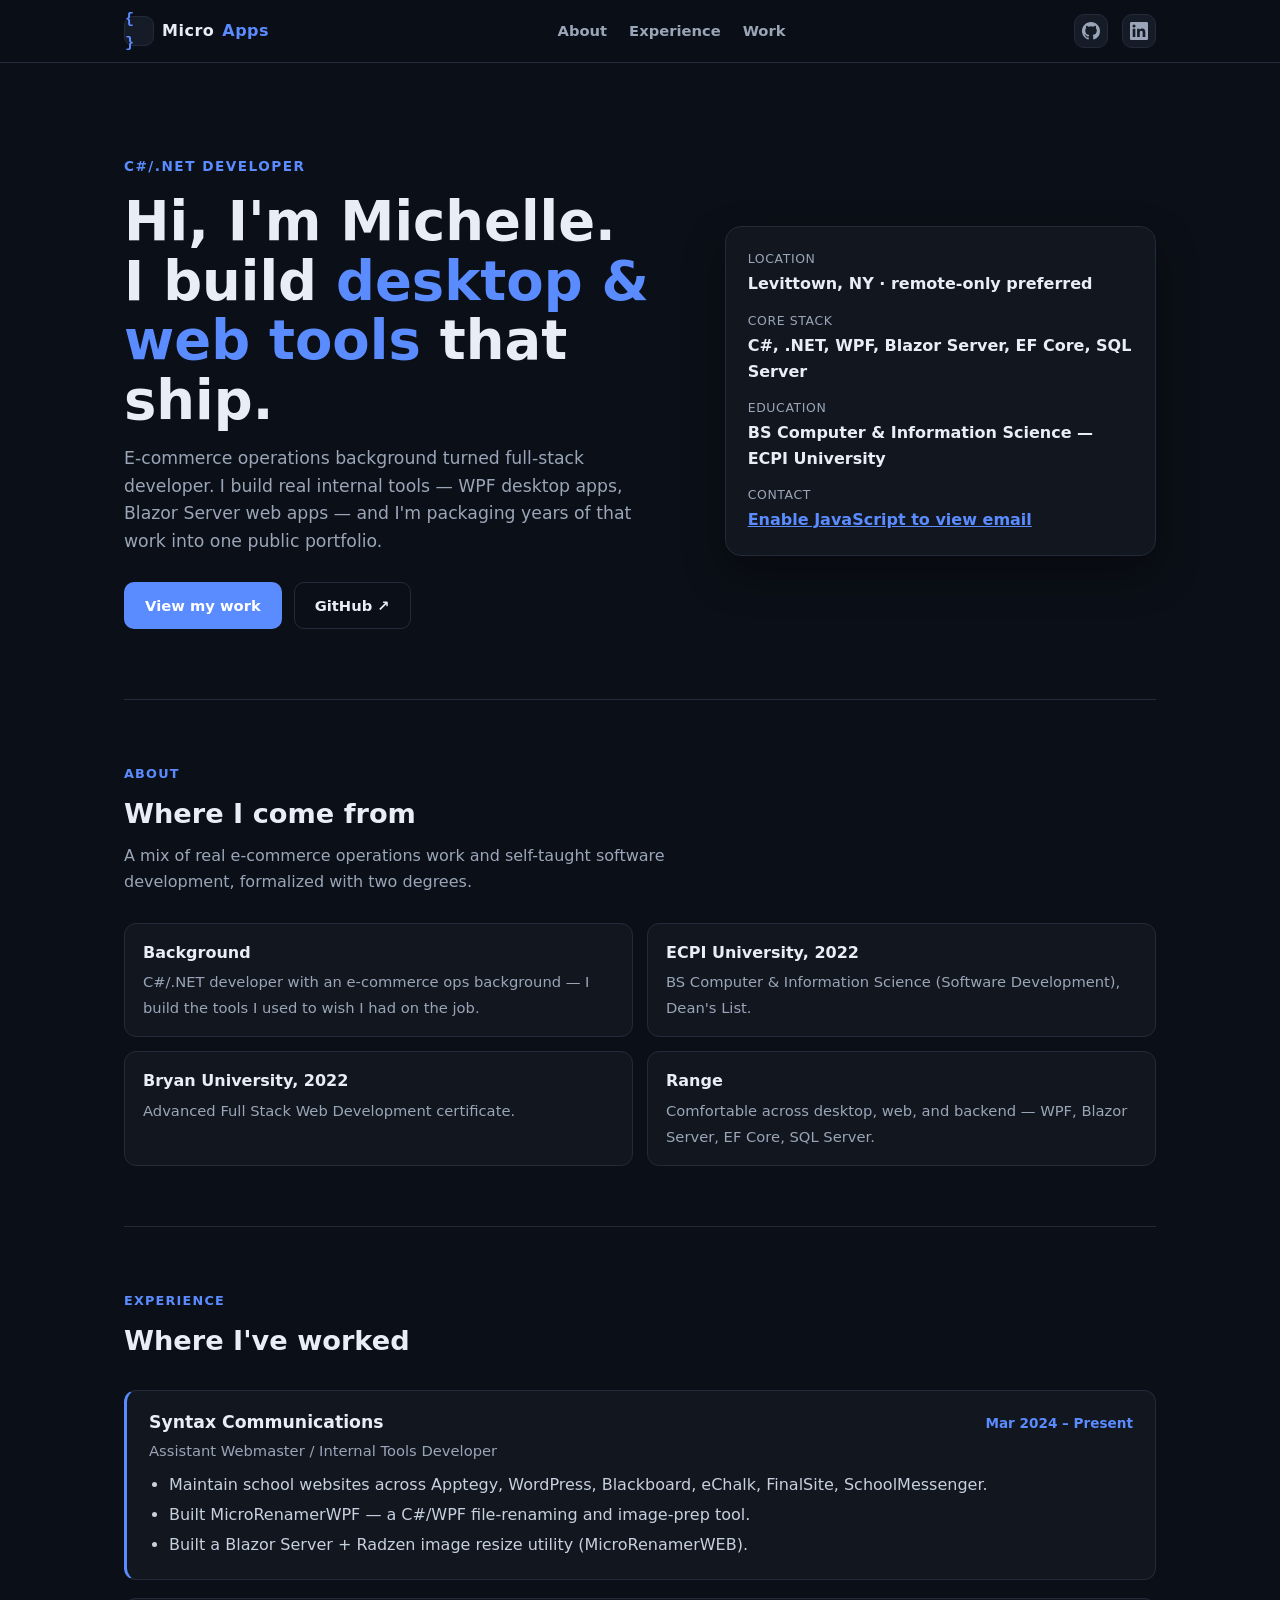
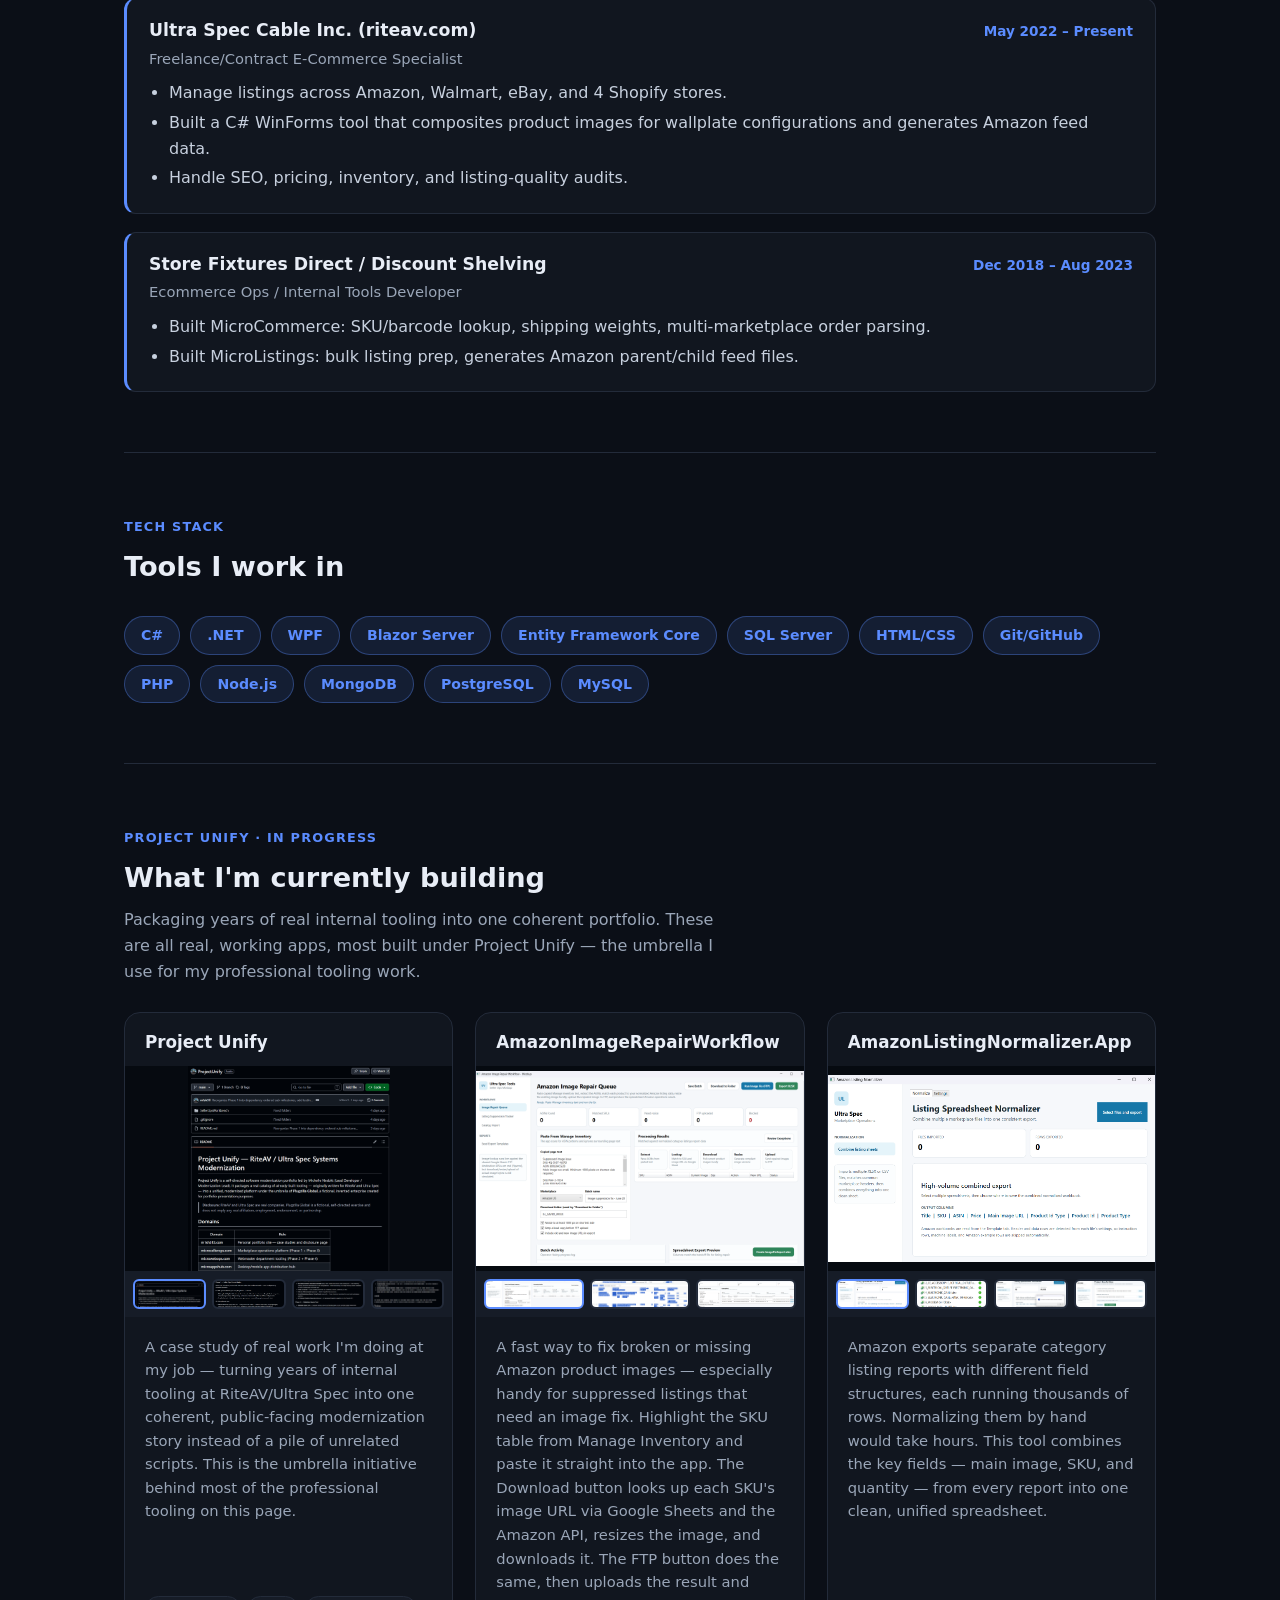
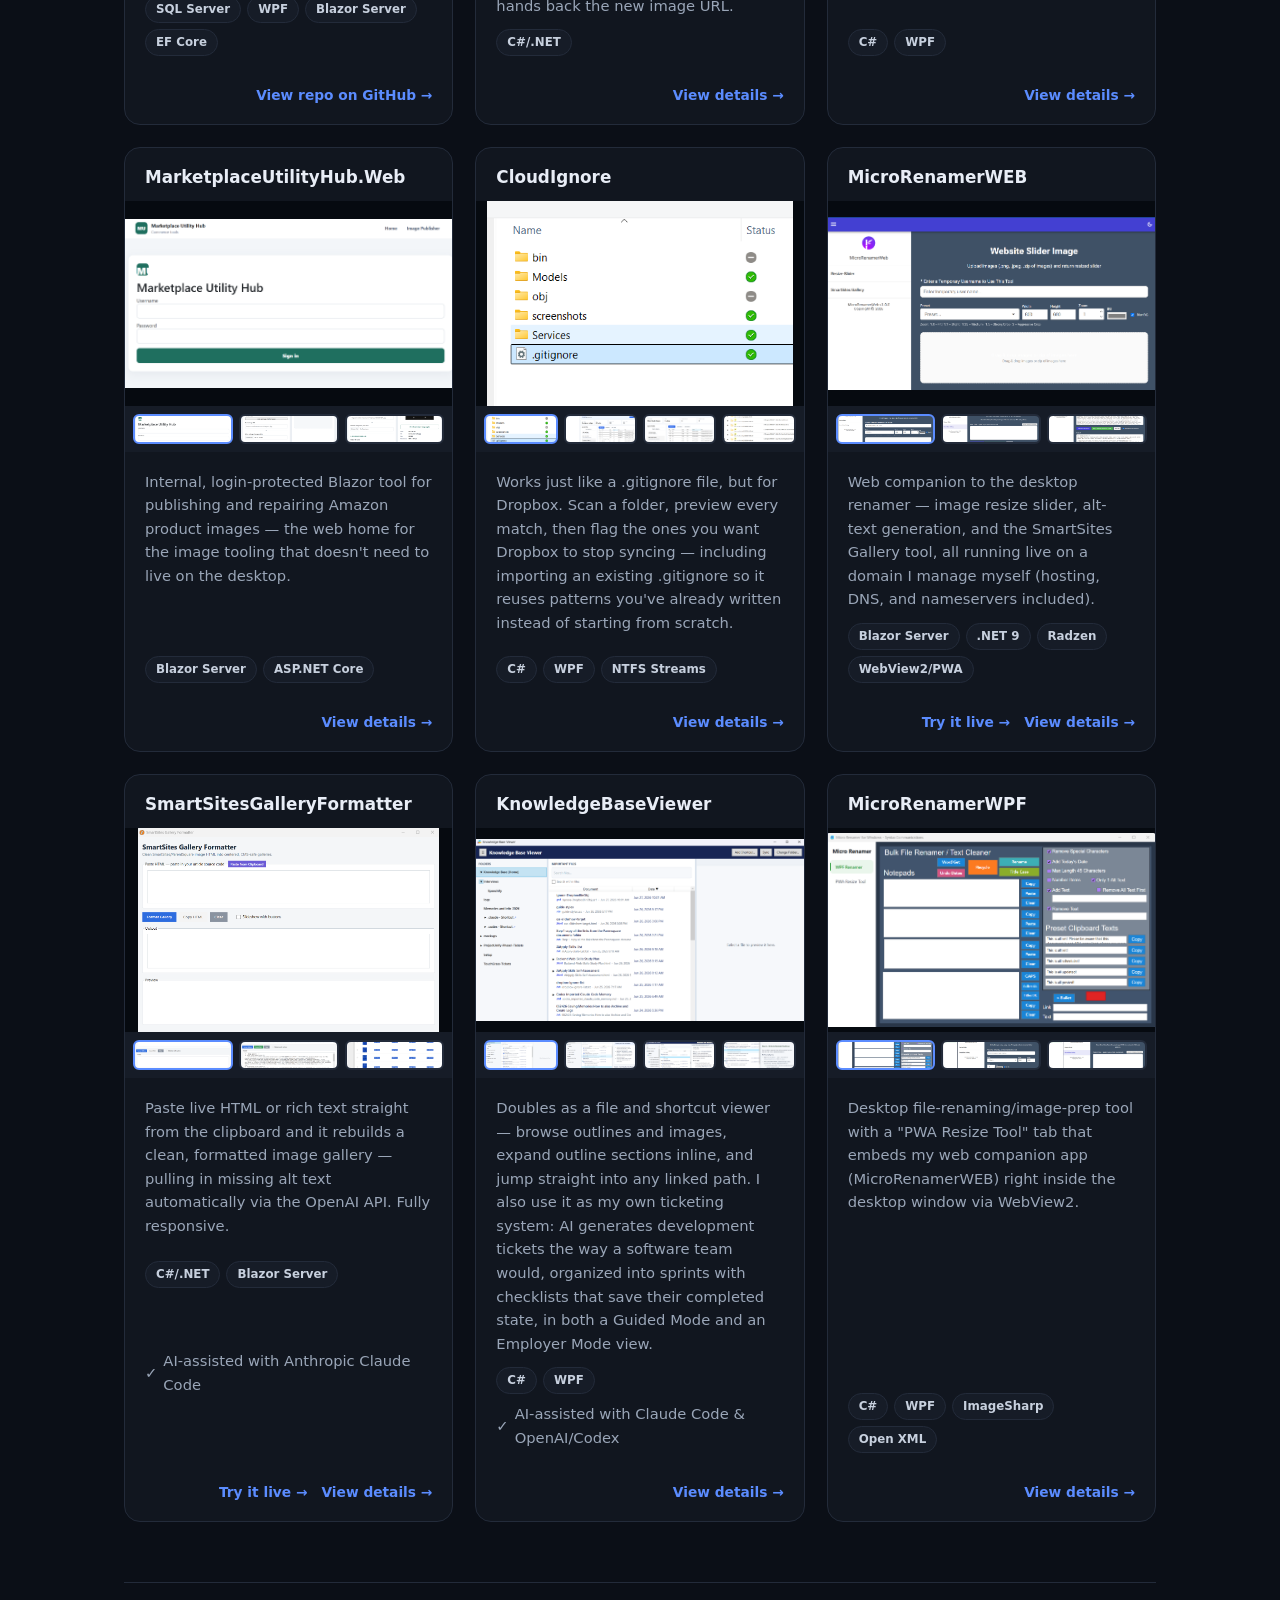
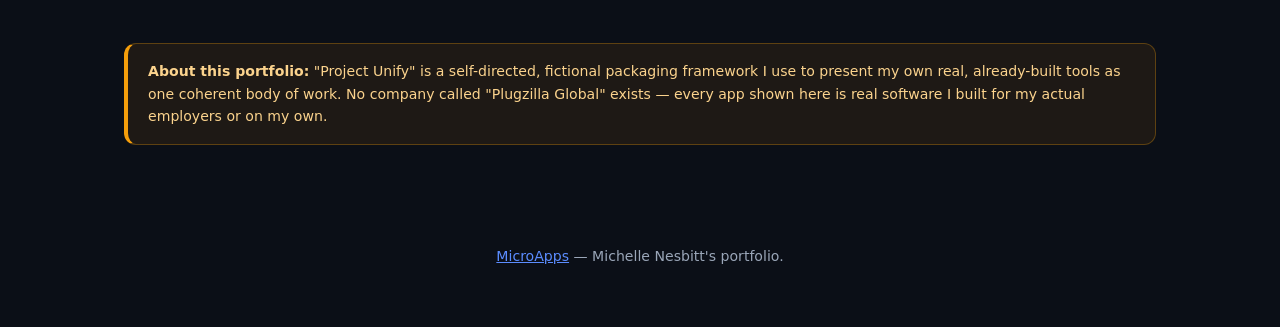
<file: index.html>
<!DOCTYPE html>
<html lang="en">
<head>
<meta charset="UTF-8" />
<meta name="viewport" content="width=device-width, initial-scale=1" />
<title>Michelle Nesbitt — MicroApps</title>
<link rel="icon" href="favicon.svg" type="image/svg+xml" />
<link rel="stylesheet" href="styles.css?v=3" />
</head>
<body>

<a href="#main" class="skip-link">Skip to content</a>

<header class="nav">
  <div class="nav-inner">
    <a class="nav-logo" href="https://m1sh3ll.github.io/"><span class="brand-mark">{ }</span>Micro<span>Apps</span></a>
    <ul class="nav-links">
      <li><a href="#about">About</a></li>
      <li><a href="#experience">Experience</a></li>
      <li><a href="#work">Work</a></li>
    </ul>
    <div class="social-links">
      <a href="https://github.com/m1sh3ll" target="_blank" rel="noopener" aria-label="GitHub">
        <svg viewBox="0 0 16 16"><path d="M8 0C3.58 0 0 3.58 0 8c0 3.54 2.29 6.53 5.47 7.59.4.07.55-.17.55-.38 0-.19-.01-.82-.01-1.49-2.01.37-2.53-.49-2.69-.94-.09-.23-.48-.94-.82-1.13-.28-.15-.68-.52-.01-.53.63-.01 1.08.58 1.23.82.72 1.21 1.87.87 2.33.66.07-.52.28-.87.51-1.07-1.78-.2-3.64-.89-3.64-3.95 0-.87.31-1.59.82-2.15-.08-.2-.36-1.02.08-2.12 0 0 .67-.21 2.2.82a7.6 7.6 0 0 1 4 0c1.53-1.04 2.2-.82 2.2-.82.44 1.1.16 1.92.08 2.12.51.56.82 1.27.82 2.15 0 3.07-1.87 3.75-3.65 3.95.29.25.54.73.54 1.48 0 1.07-.01 1.93-.01 2.2 0 .21.15.46.55.38A8.01 8.01 0 0 0 16 8c0-4.42-3.58-8-8-8Z"/></svg>
      </a>
      <a href="https://www.linkedin.com/in/m1sh3ll3/" target="_blank" rel="noopener" aria-label="LinkedIn">
        <svg viewBox="0 0 16 16"><path d="M14.82 0H1.18C.53 0 0 .53 0 1.18v13.64C0 15.47.53 16 1.18 16h13.64c.65 0 1.18-.53 1.18-1.18V1.18C16 .53 15.47 0 14.82 0ZM4.75 13.4H2.4V6h2.35v7.4ZM3.58 4.98a1.36 1.36 0 1 1 0-2.72 1.36 1.36 0 0 1 0 2.72ZM13.6 13.4h-2.35V9.8c0-.86-.02-1.96-1.2-1.96-1.2 0-1.39.94-1.39 1.9v3.66H6.31V6h2.26v1.01h.03c.31-.59 1.08-1.21 2.22-1.21 2.37 0 2.81 1.56 2.81 3.59v3.99Z"/></svg>
      </a>
    </div>
  </div>
</header>

<main id="main">

  <section class="hero" id="top">
    <div>
      <span class="hero-eyebrow">C#/.NET Developer</span>
      <h1>Hi, I'm Michelle.<br />I build <span class="accent">desktop &amp; web tools</span> that ship.</h1>
      <p class="lead">E-commerce operations background turned full-stack developer. I build real internal tools — WPF desktop apps, Blazor Server web apps — and I'm packaging years of that work into one public portfolio.</p>
      <div class="hero-actions">
        <a class="btn btn-primary" href="#work">View my work</a>
        <a class="btn btn-secondary" href="https://github.com/m1sh3ll">GitHub ↗</a>
      </div>
    </div>
    <div class="hero-card">
      <dl>
        <div><dt>Location</dt><dd>Levittown, NY · remote-only preferred</dd></div>
        <div><dt>Core Stack</dt><dd>C#, .NET, WPF, Blazor Server, EF Core, SQL Server</dd></div>
        <div><dt>Education</dt><dd>BS Computer &amp; Information Science — ECPI University</dd></div>
        <div><dt>Contact</dt><dd><a class="email-link" data-rev="moc.liamg@yticetalpllaw" href="#">Enable JavaScript to view email</a></dd></div>
      </dl>
    </div>
  </section>

  <section id="about">
    <div class="section-head">
      <span class="section-eyebrow">About</span>
      <h2>Where I come from</h2>
      <p>A mix of real e-commerce operations work and self-taught software development, formalized with two degrees.</p>
    </div>
    <div class="about-grid">
      <div class="about-item"><strong>Background</strong><span>C#/.NET developer with an e-commerce ops background — I build the tools I used to wish I had on the job.</span></div>
      <div class="about-item"><strong>ECPI University, 2022</strong><span>BS Computer &amp; Information Science (Software Development), Dean's List.</span></div>
      <div class="about-item"><strong>Bryan University, 2022</strong><span>Advanced Full Stack Web Development certificate.</span></div>
      <div class="about-item"><strong>Range</strong><span>Comfortable across desktop, web, and backend — WPF, Blazor Server, EF Core, SQL Server.</span></div>
    </div>
  </section>

  <section id="experience">
    <div class="section-head">
      <span class="section-eyebrow">Experience</span>
      <h2>Where I've worked</h2>
    </div>
    <div class="timeline">
      <div class="job">
        <div class="job-head"><h3>Syntax Communications</h3><span class="job-period">Mar 2024 – Present</span></div>
        <p class="job-role">Assistant Webmaster / Internal Tools Developer</p>
        <ul>
          <li>Maintain school websites across Apptegy, WordPress, Blackboard, eChalk, FinalSite, SchoolMessenger.</li>
          <li>Built MicroRenamerWPF — a C#/WPF file-renaming and image-prep tool.</li>
          <li>Built a Blazor Server + Radzen image resize utility (MicroRenamerWEB).</li>
        </ul>
      </div>
      <div class="job">
        <div class="job-head"><h3>Ultra Spec Cable Inc. (riteav.com)</h3><span class="job-period">May 2022 – Present</span></div>
        <p class="job-role">Freelance/Contract E-Commerce Specialist</p>
        <ul>
          <li>Manage listings across Amazon, Walmart, eBay, and 4 Shopify stores.</li>
          <li>Built a C# WinForms tool that composites product images for wallplate configurations and generates Amazon feed data.</li>
          <li>Handle SEO, pricing, inventory, and listing-quality audits.</li>
        </ul>
      </div>
      <div class="job">
        <div class="job-head"><h3>Store Fixtures Direct / Discount Shelving</h3><span class="job-period">Dec 2018 – Aug 2023</span></div>
        <p class="job-role">Ecommerce Ops / Internal Tools Developer</p>
        <ul>
          <li>Built MicroCommerce: SKU/barcode lookup, shipping weights, multi-marketplace order parsing.</li>
          <li>Built MicroListings: bulk listing prep, generates Amazon parent/child feed files.</li>
        </ul>
      </div>
    </div>
  </section>

  <section id="stack">
    <div class="section-head">
      <span class="section-eyebrow">Tech Stack</span>
      <h2>Tools I work in</h2>
    </div>
    <div class="skill-row">
      <span class="skill">C#</span><span class="skill">.NET</span><span class="skill">WPF</span>
      <span class="skill">Blazor Server</span><span class="skill">Entity Framework Core</span>
      <span class="skill">SQL Server</span><span class="skill">HTML/CSS</span><span class="skill">Git/GitHub</span>
      <span class="skill">PHP</span><span class="skill">Node.js</span><span class="skill">MongoDB</span>
      <span class="skill">PostgreSQL</span><span class="skill">MySQL</span>
    </div>
  </section>

  <section id="work">
    <div class="section-head">
      <span class="section-eyebrow">Project Unify · In Progress</span>
      <h2>What I'm currently building</h2>
      <p>Packaging years of real internal tooling into one coherent portfolio. These are all real, working apps, most built under Project Unify — the umbrella I use for my professional tooling work.</p>
    </div>

    <div class="project-grid">

      <article class="card">
        <div class="card-title"><h3>Project Unify</h3></div>
        <div class="card-media" data-slideshow="pu">
          <img id="puSlide1" class="active" src="images/ProjectUnify-Screenshot1.png" alt="Project Unify GitHub repository README" />
          <img id="puSlide2" src="images/ProjectUnify-Screenshot2.png" alt="Project Unify case study" />
          <img id="puSlide3" src="images/ProjectUnify-Screenshot3.png" alt="Project Unify case study" />
          <img id="puSlide4" src="images/ProjectUnify-Screenshot4.png" alt="Project Unify case study" />
        </div>
        <div class="card-thumbs" data-thumbs="pu">
          <button type="button" class="active" data-slide="puSlide1" style="background-image:url('images/ProjectUnify-Screenshot1.png')" aria-label="Show screenshot 1"></button>
          <button type="button" data-slide="puSlide2" style="background-image:url('images/ProjectUnify-Screenshot2.png')" aria-label="Show screenshot 2"></button>
          <button type="button" data-slide="puSlide3" style="background-image:url('images/ProjectUnify-Screenshot3.png')" aria-label="Show screenshot 3"></button>
          <button type="button" data-slide="puSlide4" style="background-image:url('images/ProjectUnify-Screenshot4.png')" aria-label="Show screenshot 4"></button>
        </div>
        <div class="card-body">
          <p>A case study of real work I'm doing at my job — turning years of internal tooling at RiteAV/Ultra Spec into one coherent, public-facing modernization story instead of a pile of unrelated scripts. This is the umbrella initiative behind most of the professional tooling on this page.</p>
          <div class="card-badges"><span class="card-badge">SQL Server</span><span class="card-badge">WPF</span><span class="card-badge">Blazor Server</span><span class="card-badge">EF Core</span></div>
        </div>
        <div class="card-footer"><a class="card-link" href="https://github.com/m1sh3ll/ProjectUnify" target="_blank" rel="noopener">View repo on GitHub →</a></div>
      </article>

      <article class="card">
        <div class="card-title"><h3>AmazonImageRepairWorkflow</h3></div>
        <div class="card-media" data-slideshow="airw">
          <img id="airwSlide1" class="active" src="images/AmazonImageRepairWorkflow-Screenshot1.png" alt="AmazonImageRepairWorkflow main screen" />
          <img id="airwSlide2" src="images/AmazonImageRepairWorkflow-Screenshot2.png" alt="AmazonImageRepairWorkflow in use" />
          <img id="airwSlide3" src="images/AmazonImageRepairWorkflow-Screenshot3.png" alt="AmazonImageRepairWorkflow in use" />
        </div>
        <div class="card-thumbs" data-thumbs="airw">
          <button type="button" class="active" data-slide="airwSlide1" style="background-image:url('images/AmazonImageRepairWorkflow-Screenshot1.png')" aria-label="Show screenshot 1"></button>
          <button type="button" data-slide="airwSlide2" style="background-image:url('images/AmazonImageRepairWorkflow-Screenshot2.png')" aria-label="Show screenshot 2"></button>
          <button type="button" data-slide="airwSlide3" style="background-image:url('images/AmazonImageRepairWorkflow-Screenshot3.png')" aria-label="Show screenshot 3"></button>
        </div>
        <div class="card-body">
          <p>A fast way to fix broken or missing Amazon product images — especially handy for suppressed listings that need an image fix. Highlight the SKU table from Manage Inventory and paste it straight into the app. The Download button looks up each SKU's image URL via Google Sheets and the Amazon API, resizes the image, and downloads it. The FTP button does the same, then uploads the result and hands back the new image URL.</p>
          <div class="card-badges"><span class="card-badge">C#/.NET</span></div>
        </div>
        <div class="card-footer"><a class="card-link" href="apps/amazonimagerepairworkflow.html">View details →</a></div>
      </article>

      <article class="card">
        <div class="card-title"><h3>AmazonListingNormalizer.App</h3></div>
        <div class="card-media" data-slideshow="aln">
          <img id="alnSlide1" class="active" src="images/AmazonListingNormalizer-Screenshot1.png" alt="AmazonListingNormalizer.App main screen" />
          <img id="alnSlide2" src="images/AmazonListingNormalizer-Screenshot2.png" alt="AmazonListingNormalizer.App in use" />
          <img id="alnSlide3" src="images/AmazonListingNormalizer-Screenshot3.png" alt="AmazonListingNormalizer.App in use" />
          <img id="alnSlide4" src="images/AmazonListingNormalizer-Screenshot4.png" alt="AmazonListingNormalizer.App in use" />
        </div>
        <div class="card-thumbs" data-thumbs="aln">
          <button type="button" class="active" data-slide="alnSlide1" style="background-image:url('images/AmazonListingNormalizer-Screenshot1.png')" aria-label="Show screenshot 1"></button>
          <button type="button" data-slide="alnSlide2" style="background-image:url('images/AmazonListingNormalizer-Screenshot2.png')" aria-label="Show screenshot 2"></button>
          <button type="button" data-slide="alnSlide3" style="background-image:url('images/AmazonListingNormalizer-Screenshot3.png')" aria-label="Show screenshot 3"></button>
          <button type="button" data-slide="alnSlide4" style="background-image:url('images/AmazonListingNormalizer-Screenshot4.png')" aria-label="Show screenshot 4"></button>
        </div>
        <div class="card-body">
          <p>Amazon exports separate category listing reports with different field structures, each running thousands of rows. Normalizing them by hand would take hours. This tool combines the key fields — main image, SKU, and quantity — from every report into one clean, unified spreadsheet.</p>
          <div class="card-badges"><span class="card-badge">C#</span><span class="card-badge">WPF</span></div>
        </div>
        <div class="card-footer"><a class="card-link" href="apps/amazonlistingnormalizer.html">View details →</a></div>
      </article>

      <article class="card">
        <div class="card-title"><h3>MarketplaceUtilityHub.Web</h3></div>
        <div class="card-media" data-slideshow="muh">
          <img id="muhSlide1" class="active" src="images/MarketplaceUtilityHub-Screenshot1.png" alt="MarketplaceUtilityHub.Web login screen" />
          <img id="muhSlide2" src="images/MarketplaceUtilityHub-Screenshot2.png" alt="Marketplace Image Publisher form" />
          <img id="muhSlide3" src="images/MarketplaceUtilityHub-Screenshot3.png" alt="Marketplace Image Publisher resized result" />
        </div>
        <div class="card-thumbs" data-thumbs="muh">
          <button type="button" class="active" data-slide="muhSlide1" style="background-image:url('images/MarketplaceUtilityHub-Screenshot1.png')" aria-label="Show screenshot 1"></button>
          <button type="button" data-slide="muhSlide2" style="background-image:url('images/MarketplaceUtilityHub-Screenshot2.png')" aria-label="Show screenshot 2"></button>
          <button type="button" data-slide="muhSlide3" style="background-image:url('images/MarketplaceUtilityHub-Screenshot3.png')" aria-label="Show screenshot 3"></button>
        </div>
        <div class="card-body">
          <p>Internal, login-protected Blazor tool for publishing and repairing Amazon product images — the web home for the image tooling that doesn't need to live on the desktop.</p>
          <div class="card-badges"><span class="card-badge">Blazor Server</span><span class="card-badge">ASP.NET Core</span></div>
        </div>
        <div class="card-footer"><a class="card-link" href="apps/marketplaceutilityhub.html">View details →</a></div>
      </article>

      <article class="card">
        <div class="card-title"><h3>CloudIgnore</h3></div>
        <div class="card-media" data-slideshow="ci">
          <img id="ciSlide1" class="active" src="images/CloudIgnore-Screenshot1.png" alt="CloudIgnore dashboard" />
          <img id="ciSlide2" src="images/CloudIgnore-Screenshot2.png" alt="CloudIgnore scan results" />
          <img id="ciSlide3" src="images/CloudIgnore-Screenshot3.png" alt="CloudIgnore in use" />
          <img id="ciSlide4" src="images/CloudIgnore-Screenshot4.png" alt="CloudIgnore in use" />
        </div>
        <div class="card-thumbs" data-thumbs="ci">
          <button type="button" class="active" data-slide="ciSlide1" style="background-image:url('images/CloudIgnore-Screenshot1.png')" aria-label="Show screenshot 1"></button>
          <button type="button" data-slide="ciSlide2" style="background-image:url('images/CloudIgnore-Screenshot2.png')" aria-label="Show screenshot 2"></button>
          <button type="button" data-slide="ciSlide3" style="background-image:url('images/CloudIgnore-Screenshot3.png')" aria-label="Show screenshot 3"></button>
          <button type="button" data-slide="ciSlide4" style="background-image:url('images/CloudIgnore-Screenshot4.png')" aria-label="Show screenshot 4"></button>
        </div>
        <div class="card-body">
          <p>Works just like a .gitignore file, but for Dropbox. Scan a folder, preview every match, then flag the ones you want Dropbox to stop syncing — including importing an existing .gitignore so it reuses patterns you've already written instead of starting from scratch.</p>
          <div class="card-badges"><span class="card-badge">C#</span><span class="card-badge">WPF</span><span class="card-badge">NTFS Streams</span></div>
        </div>
        <div class="card-footer"><a class="card-link" href="apps/cloudignore.html">View details →</a></div>
      </article>

      <article class="card">
        <div class="card-title"><h3>MicroRenamerWEB</h3></div>
        <div class="card-media" data-slideshow="mrweb">
          <img id="mrwebSlide1" class="active" src="images/MicroRenamerWEB-Screenshot1.png" alt="MicroRenamerWEB resize tool" />
          <img id="mrwebSlide2" src="images/MicroRenamerWEB-Screenshot2.png" alt="MicroRenamerWEB in use" />
          <img id="mrwebSlide3" src="images/MicroRenamerWEB-Screenshot3.png" alt="MicroRenamerWEB in use" />
        </div>
        <div class="card-thumbs" data-thumbs="mrweb">
          <button type="button" class="active" data-slide="mrwebSlide1" style="background-image:url('images/MicroRenamerWEB-Screenshot1.png')" aria-label="Show screenshot 1"></button>
          <button type="button" data-slide="mrwebSlide2" style="background-image:url('images/MicroRenamerWEB-Screenshot2.png')" aria-label="Show screenshot 2"></button>
          <button type="button" data-slide="mrwebSlide3" style="background-image:url('images/MicroRenamerWEB-Screenshot3.png')" aria-label="Show screenshot 3"></button>
        </div>
        <div class="card-body">
          <p>Web companion to the desktop renamer — image resize slider, alt-text generation, and the SmartSites Gallery tool, all running live on a domain I manage myself (hosting, DNS, and nameservers included).</p>
          <div class="card-badges"><span class="card-badge">Blazor Server</span><span class="card-badge">.NET 9</span><span class="card-badge">Radzen</span><span class="card-badge">WebView2/PWA</span></div>
        </div>
        <div class="card-footer"><a class="card-link" href="https://nerdommicro.com" target="_blank" rel="noopener">Try it live →</a> <a class="card-link" href="apps/microrenamerweb.html">View details →</a></div>
      </article>

      <article class="card">
        <div class="card-title"><h3>SmartSitesGalleryFormatter</h3></div>
        <div class="card-media" data-slideshow="ssgf">
          <img id="ssgfSlide1" class="active" src="images/SmartSitesGalleryFormatter-Screenshot1.png" alt="SmartSitesGalleryFormatter tool" />
          <img id="ssgfSlide2" src="images/SmartSitesGalleryFormatter-Screenshot2.png" alt="SmartSitesGalleryFormatter in use" />
          <img id="ssgfSlide3" src="images/SmartSitesGalleryFormatter-Screenshot3.png" alt="SmartSitesGalleryFormatter output" />
        </div>
        <div class="card-thumbs" data-thumbs="ssgf">
          <button type="button" class="active" data-slide="ssgfSlide1" style="background-image:url('images/SmartSitesGalleryFormatter-Screenshot1.png')" aria-label="Show screenshot 1"></button>
          <button type="button" data-slide="ssgfSlide2" style="background-image:url('images/SmartSitesGalleryFormatter-Screenshot2.png')" aria-label="Show screenshot 2"></button>
          <button type="button" data-slide="ssgfSlide3" style="background-image:url('images/SmartSitesGalleryFormatter-Screenshot3.png')" aria-label="Show screenshot 3"></button>
        </div>
        <div class="card-body">
          <p>Paste live HTML or rich text straight from the clipboard and it rebuilds a clean, formatted image gallery — pulling in missing alt text automatically via the OpenAI API. Fully responsive.</p>
          <div class="card-badges"><span class="card-badge">C#/.NET</span><span class="card-badge">Blazor Server</span></div>
          <p class="ai-note">AI-assisted with Anthropic Claude Code</p>
        </div>
        <div class="card-footer"><a class="card-link" href="https://nerdommicro.com/smartsites-gallery" target="_blank" rel="noopener">Try it live →</a> <a class="card-link" href="apps/smartsitesgalleryformatter.html">View details →</a></div>
      </article>

      <article class="card">
        <div class="card-title"><h3>KnowledgeBaseViewer</h3></div>
        <div class="card-media" data-slideshow="kbv">
          <img id="kbvSlide1" class="active" src="images/KnowledgeBaseViewer-Screenshot1.png" alt="KnowledgeBaseViewer main screen" />
          <img id="kbvSlide2" src="images/KnowledgeBaseViewer-Screenshot2.png" alt="KnowledgeBaseViewer outline view" />
          <img id="kbvSlide3" src="images/KnowledgeBaseViewer-Screenshot3.png" alt="KnowledgeBaseViewer in use" />
          <img id="kbvSlide4" src="images/KnowledgeBaseViewer-Screenshot4.png" alt="KnowledgeBaseViewer in use" />
        </div>
        <div class="card-thumbs" data-thumbs="kbv">
          <button type="button" class="active" data-slide="kbvSlide1" style="background-image:url('images/KnowledgeBaseViewer-Screenshot1.png')" aria-label="Show screenshot 1"></button>
          <button type="button" data-slide="kbvSlide2" style="background-image:url('images/KnowledgeBaseViewer-Screenshot2.png')" aria-label="Show screenshot 2"></button>
          <button type="button" data-slide="kbvSlide3" style="background-image:url('images/KnowledgeBaseViewer-Screenshot3.png')" aria-label="Show screenshot 3"></button>
          <button type="button" data-slide="kbvSlide4" style="background-image:url('images/KnowledgeBaseViewer-Screenshot4.png')" aria-label="Show screenshot 4"></button>
        </div>
        <div class="card-body">
          <p>Doubles as a file and shortcut viewer — browse outlines and images, expand outline sections inline, and jump straight into any linked path. I also use it as my own ticketing system: AI generates development tickets the way a software team would, organized into sprints with checklists that save their completed state, in both a Guided Mode and an Employer Mode view.</p>
          <div class="card-badges"><span class="card-badge">C#</span><span class="card-badge">WPF</span></div>
          <p class="ai-note">AI-assisted with Claude Code &amp; OpenAI/Codex</p>
        </div>
        <div class="card-footer"><a class="card-link" href="apps/knowledgebaseviewer.html">View details →</a></div>
      </article>

      <article class="card">
        <div class="card-title"><h3>MicroRenamerWPF</h3></div>
        <div class="card-media" data-slideshow="mrw">
          <img id="mrwSlide1" class="active" src="images/MicroRenamerWPF-Screenshot1.png" alt="MicroRenamerWPF main renamer view" />
          <img id="mrwSlide2" src="images/MicroRenamerWPF-Screenshot2.png" alt="MicroRenamerWEB PWA tab" />
          <img id="mrwSlide3" src="images/MicroRenamerWPF-Screenshot3.png" alt="SmartSitesGalleryFormatter PWA tab" />
        </div>
        <div class="card-thumbs" data-thumbs="mrw">
          <button type="button" class="active" data-slide="mrwSlide1" style="background-image:url('images/MicroRenamerWPF-Screenshot1.png')" aria-label="Show MicroRenamerWPF"></button>
          <button type="button" data-slide="mrwSlide2" style="background-image:url('images/MicroRenamerWPF-Screenshot2.png')" aria-label="Show MicroRenamerWEB"></button>
          <button type="button" data-slide="mrwSlide3" style="background-image:url('images/MicroRenamerWPF-Screenshot3.png')" aria-label="Show SmartSitesGalleryFormatter"></button>
        </div>
        <div class="card-body">
          <p>Desktop file-renaming/image-prep tool with a "PWA Resize Tool" tab that embeds my web companion app (MicroRenamerWEB) right inside the desktop window via WebView2.</p>
          <div class="card-badges">
            <span class="card-badge">C#</span><span class="card-badge">WPF</span>
            <span class="card-badge">ImageSharp</span><span class="card-badge">Open XML</span>
          </div>
        </div>
        <div class="card-footer"><a class="card-link" href="apps/microrenamerwpf.html">View details →</a></div>
      </article>

    </div>
  </section>

  <section id="contact">
    <div class="disclosure">
      <strong>About this portfolio:</strong> "Project Unify" is a self-directed, fictional packaging framework I use to present my own real, already-built tools as one coherent body of work. No company called "Plugzilla Global" exists — every app shown here is real software I built for my actual employers or on my own.
    </div>
  </section>

</main>

<footer><a href="https://m1sh3ll.github.io/" target="_blank" rel="noopener">MicroApps</a> — Michelle Nesbitt's portfolio.</footer>

<script src="script.js?v=3"></script>

</body>
</html>
</file>
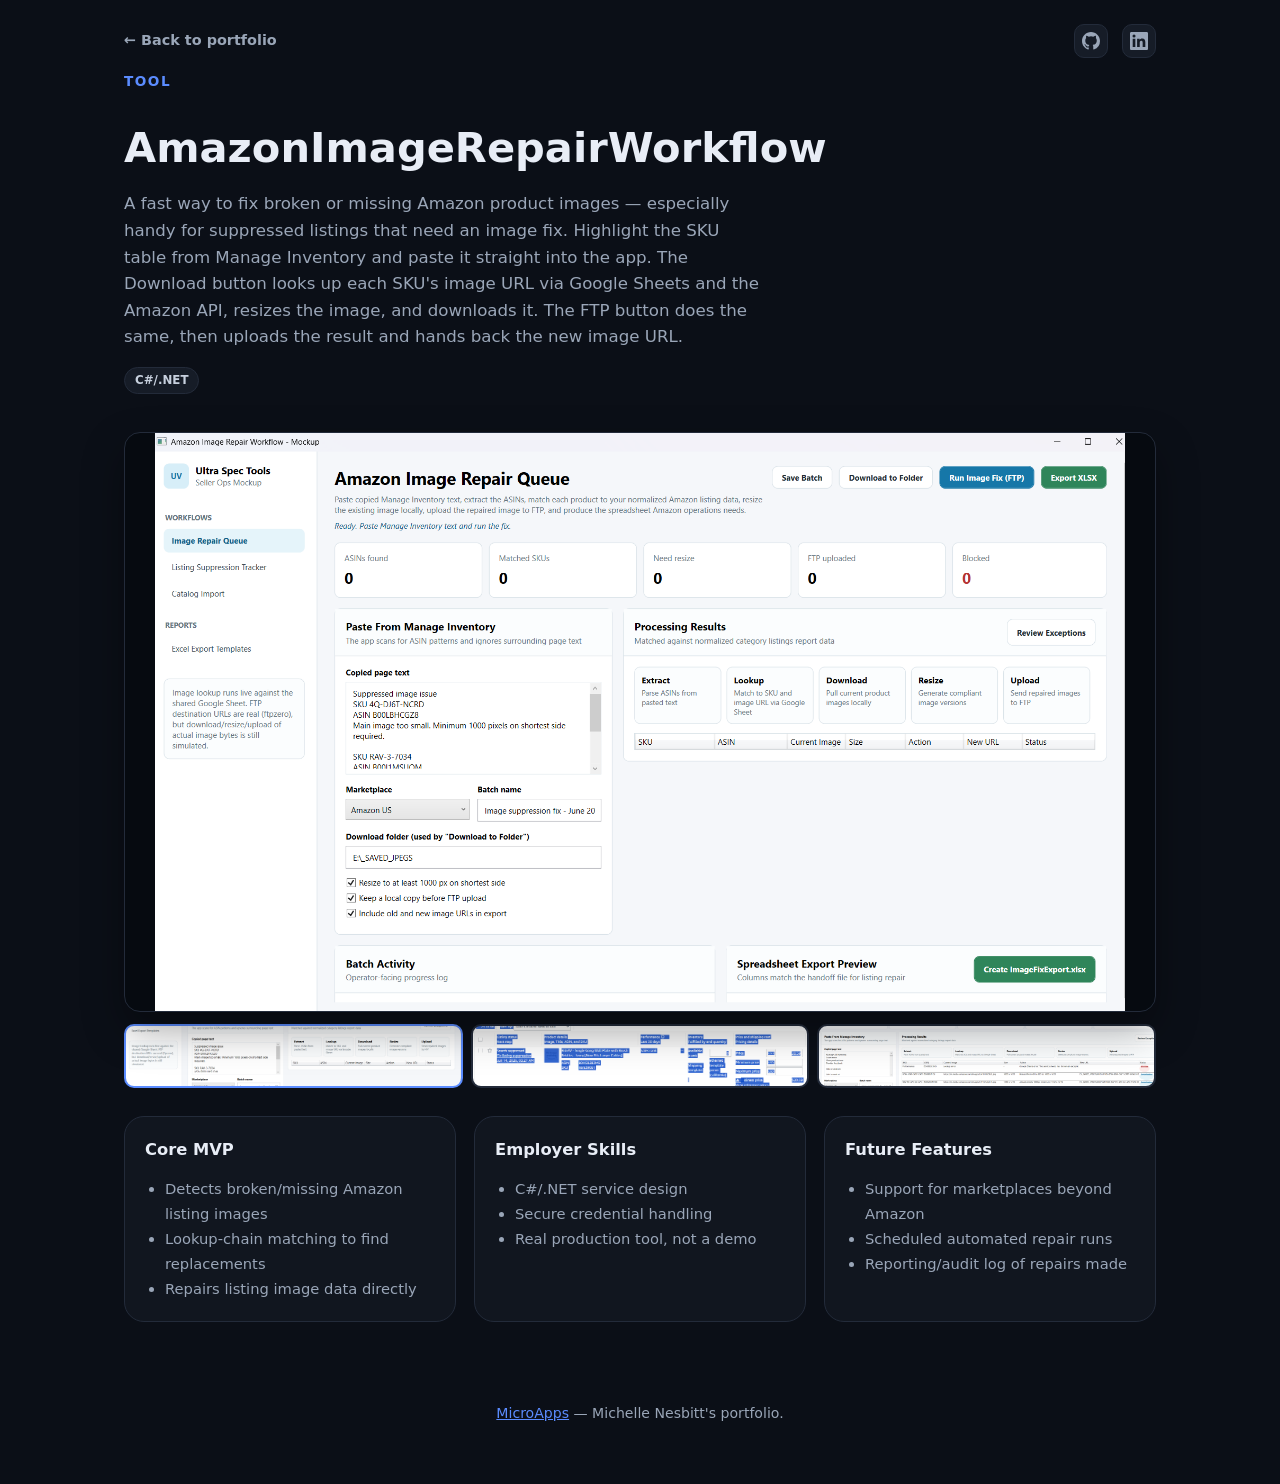
<file: apps/amazonimagerepairworkflow.html>
<!DOCTYPE html>
<html lang="en">
<head>
<meta charset="UTF-8" />
<meta name="viewport" content="width=device-width, initial-scale=1" />
<title>AmazonImageRepairWorkflow — Michelle Nesbitt</title>
<link rel="icon" href="../favicon.svg" type="image/svg+xml" />
<link rel="stylesheet" href="../styles.css?v=3" />
</head>
<body>
<main id="main" style="padding-bottom:40px;">
  <div class="detail-topbar">
    <a class="back-link" href="../index.html#work">← Back to portfolio</a>
    <div class="social-links">
      <a href="https://github.com/m1sh3ll" target="_blank" rel="noopener" aria-label="GitHub"><svg viewBox="0 0 16 16"><path d="M8 0C3.58 0 0 3.58 0 8c0 3.54 2.29 6.53 5.47 7.59.4.07.55-.17.55-.38 0-.19-.01-.82-.01-1.49-2.01.37-2.53-.49-2.69-.94-.09-.23-.48-.94-.82-1.13-.28-.15-.68-.52-.01-.53.63-.01 1.08.58 1.23.82.72 1.21 1.87.87 2.33.66.07-.52.28-.87.51-1.07-1.78-.2-3.64-.89-3.64-3.95 0-.87.31-1.59.82-2.15-.08-.2-.36-1.02.08-2.12 0 0 .67-.21 2.2.82a7.6 7.6 0 0 1 4 0c1.53-1.04 2.2-.82 2.2-.82.44 1.1.16 1.92.08 2.12.51.56.82 1.27.82 2.15 0 3.07-1.87 3.75-3.65 3.95.29.25.54.73.54 1.48 0 1.07-.01 1.93-.01 2.2 0 .21.15.46.55.38A8.01 8.01 0 0 0 16 8c0-4.42-3.58-8-8-8Z"/></svg></a>
      <a href="https://www.linkedin.com/in/m1sh3ll3/" target="_blank" rel="noopener" aria-label="LinkedIn"><svg viewBox="0 0 16 16"><path d="M14.82 0H1.18C.53 0 0 .53 0 1.18v13.64C0 15.47.53 16 1.18 16h13.64c.65 0 1.18-.53 1.18-1.18V1.18C16 .53 15.47 0 14.82 0ZM4.75 13.4H2.4V6h2.35v7.4ZM3.58 4.98a1.36 1.36 0 1 1 0-2.72 1.36 1.36 0 0 1 0 2.72ZM13.6 13.4h-2.35V9.8c0-.86-.02-1.96-1.2-1.96-1.2 0-1.39.94-1.39 1.9v3.66H6.31V6h2.26v1.01h.03c.31-.59 1.08-1.21 2.22-1.21 2.37 0 2.81 1.56 2.81 3.59v3.99Z"/></svg></a>
    </div>
  </div>
  <section class="detail-hero">
    <span class="hero-eyebrow">Tool</span>
    <h1>AmazonImageRepairWorkflow</h1>
    <p class="lead">A fast way to fix broken or missing Amazon product images — especially handy for suppressed listings that need an image fix. Highlight the SKU table from Manage Inventory and paste it straight into the app. The Download button looks up each SKU's image URL via Google Sheets and the Amazon API, resizes the image, and downloads it. The FTP button does the same, then uploads the result and hands back the new image URL.</p>
    <div class="card-badges">
      <span class="card-badge">C#/.NET</span>
    </div>
  </section>

  <div class="detail-slideshow" data-slideshow="detail">
    <img id="detailSlide1" class="active" src="../images/AmazonImageRepairWorkflow-Screenshot1.png" alt="AmazonImageRepairWorkflow main screen" />
    <img id="detailSlide2" src="../images/AmazonImageRepairWorkflow-Screenshot2.png" alt="AmazonImageRepairWorkflow in use" />
    <img id="detailSlide3" src="../images/AmazonImageRepairWorkflow-Screenshot3.png" alt="AmazonImageRepairWorkflow in use" />
  </div>
  <div class="detail-thumbs" data-thumbs="detail">
    <button type="button" class="active" data-slide="detailSlide1" style="background-image:url('../images/AmazonImageRepairWorkflow-Screenshot1.png')" aria-label="Show screenshot 1"></button>
    <button type="button" data-slide="detailSlide2" style="background-image:url('../images/AmazonImageRepairWorkflow-Screenshot2.png')" aria-label="Show screenshot 2"></button>
    <button type="button" data-slide="detailSlide3" style="background-image:url('../images/AmazonImageRepairWorkflow-Screenshot3.png')" aria-label="Show screenshot 3"></button>
  </div>

  <div class="sections">
    <div class="section-card">
      <h3>Core MVP</h3>
      <ul>
        <li>Detects broken/missing Amazon listing images</li>
        <li>Lookup-chain matching to find replacements</li>
        <li>Repairs listing image data directly</li>
      </ul>
    </div>
    <div class="section-card">
      <h3>Employer Skills</h3>
      <ul>
        <li>C#/.NET service design</li>
        <li>Secure credential handling</li>
        <li>Real production tool, not a demo</li>
      </ul>
    </div>
    <div class="section-card">
      <h3>Future Features</h3>
      <ul>
        <li>Support for marketplaces beyond Amazon</li>
        <li>Scheduled automated repair runs</li>
        <li>Reporting/audit log of repairs made</li>
      </ul>
    </div>
  </div>
</main>
<footer><a href="https://m1sh3ll.github.io/" target="_blank" rel="noopener">MicroApps</a> — Michelle Nesbitt's portfolio.</footer>
<script src="../script.js?v=3"></script>
</body>
</html>
</file>
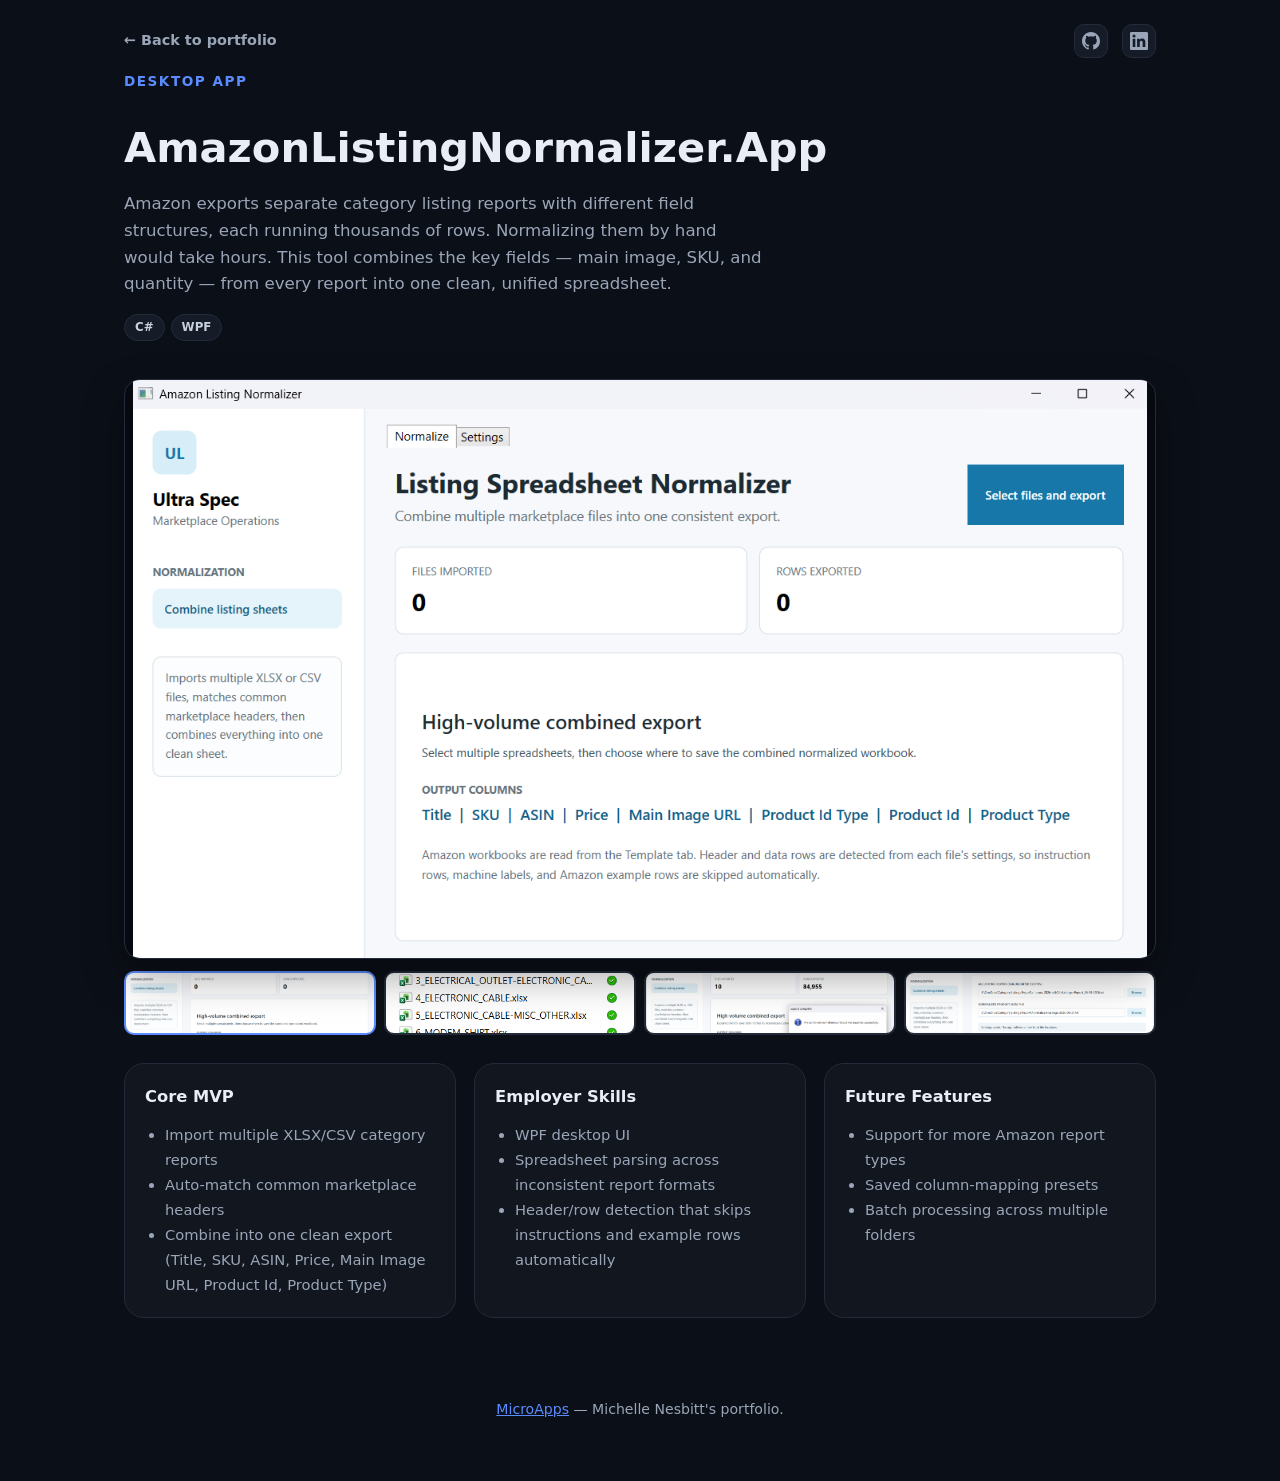
<file: apps/amazonlistingnormalizer.html>
<!DOCTYPE html>
<html lang="en">
<head>
<meta charset="UTF-8" />
<meta name="viewport" content="width=device-width, initial-scale=1" />
<title>AmazonListingNormalizer.App — Michelle Nesbitt</title>
<link rel="icon" href="../favicon.svg" type="image/svg+xml" />
<link rel="stylesheet" href="../styles.css?v=3" />
</head>
<body>
<main id="main" style="padding-bottom:40px;">
  <div class="detail-topbar">
    <a class="back-link" href="../index.html#work">← Back to portfolio</a>
    <div class="social-links">
      <a href="https://github.com/m1sh3ll" target="_blank" rel="noopener" aria-label="GitHub"><svg viewBox="0 0 16 16"><path d="M8 0C3.58 0 0 3.58 0 8c0 3.54 2.29 6.53 5.47 7.59.4.07.55-.17.55-.38 0-.19-.01-.82-.01-1.49-2.01.37-2.53-.49-2.69-.94-.09-.23-.48-.94-.82-1.13-.28-.15-.68-.52-.01-.53.63-.01 1.08.58 1.23.82.72 1.21 1.87.87 2.33.66.07-.52.28-.87.51-1.07-1.78-.2-3.64-.89-3.64-3.95 0-.87.31-1.59.82-2.15-.08-.2-.36-1.02.08-2.12 0 0 .67-.21 2.2.82a7.6 7.6 0 0 1 4 0c1.53-1.04 2.2-.82 2.2-.82.44 1.1.16 1.92.08 2.12.51.56.82 1.27.82 2.15 0 3.07-1.87 3.75-3.65 3.95.29.25.54.73.54 1.48 0 1.07-.01 1.93-.01 2.2 0 .21.15.46.55.38A8.01 8.01 0 0 0 16 8c0-4.42-3.58-8-8-8Z"/></svg></a>
      <a href="https://www.linkedin.com/in/m1sh3ll3/" target="_blank" rel="noopener" aria-label="LinkedIn"><svg viewBox="0 0 16 16"><path d="M14.82 0H1.18C.53 0 0 .53 0 1.18v13.64C0 15.47.53 16 1.18 16h13.64c.65 0 1.18-.53 1.18-1.18V1.18C16 .53 15.47 0 14.82 0ZM4.75 13.4H2.4V6h2.35v7.4ZM3.58 4.98a1.36 1.36 0 1 1 0-2.72 1.36 1.36 0 0 1 0 2.72ZM13.6 13.4h-2.35V9.8c0-.86-.02-1.96-1.2-1.96-1.2 0-1.39.94-1.39 1.9v3.66H6.31V6h2.26v1.01h.03c.31-.59 1.08-1.21 2.22-1.21 2.37 0 2.81 1.56 2.81 3.59v3.99Z"/></svg></a>
    </div>
  </div>
  <section class="detail-hero">
    <span class="hero-eyebrow">Desktop App</span>
    <h1>AmazonListingNormalizer.App</h1>
    <p class="lead">Amazon exports separate category listing reports with different field structures, each running thousands of rows. Normalizing them by hand would take hours. This tool combines the key fields — main image, SKU, and quantity — from every report into one clean, unified spreadsheet.</p>
    <div class="card-badges">
      <span class="card-badge">C#</span><span class="card-badge">WPF</span>
    </div>
  </section>

  <div class="detail-slideshow" data-slideshow="detail">
    <img id="detailSlide1" class="active" src="../images/AmazonListingNormalizer-Screenshot1.png" alt="AmazonListingNormalizer.App main screen" />
    <img id="detailSlide2" src="../images/AmazonListingNormalizer-Screenshot2.png" alt="AmazonListingNormalizer.App in use" />
    <img id="detailSlide3" src="../images/AmazonListingNormalizer-Screenshot3.png" alt="AmazonListingNormalizer.App in use" />
    <img id="detailSlide4" src="../images/AmazonListingNormalizer-Screenshot4.png" alt="AmazonListingNormalizer.App in use" />
  </div>
  <div class="detail-thumbs" data-thumbs="detail">
    <button type="button" class="active" data-slide="detailSlide1" style="background-image:url('../images/AmazonListingNormalizer-Screenshot1.png')" aria-label="Show screenshot 1"></button>
    <button type="button" data-slide="detailSlide2" style="background-image:url('../images/AmazonListingNormalizer-Screenshot2.png')" aria-label="Show screenshot 2"></button>
    <button type="button" data-slide="detailSlide3" style="background-image:url('../images/AmazonListingNormalizer-Screenshot3.png')" aria-label="Show screenshot 3"></button>
    <button type="button" data-slide="detailSlide4" style="background-image:url('../images/AmazonListingNormalizer-Screenshot4.png')" aria-label="Show screenshot 4"></button>
  </div>

  <div class="sections">
    <div class="section-card">
      <h3>Core MVP</h3>
      <ul>
        <li>Import multiple XLSX/CSV category reports</li>
        <li>Auto-match common marketplace headers</li>
        <li>Combine into one clean export (Title, SKU, ASIN, Price, Main Image URL, Product Id, Product Type)</li>
      </ul>
    </div>
    <div class="section-card">
      <h3>Employer Skills</h3>
      <ul>
        <li>WPF desktop UI</li>
        <li>Spreadsheet parsing across inconsistent report formats</li>
        <li>Header/row detection that skips instructions and example rows automatically</li>
      </ul>
    </div>
    <div class="section-card">
      <h3>Future Features</h3>
      <ul>
        <li>Support for more Amazon report types</li>
        <li>Saved column-mapping presets</li>
        <li>Batch processing across multiple folders</li>
      </ul>
    </div>
  </div>
</main>
<footer><a href="https://m1sh3ll.github.io/" target="_blank" rel="noopener">MicroApps</a> — Michelle Nesbitt's portfolio.</footer>
<script src="../script.js?v=3"></script>
</body>
</html>
</file>
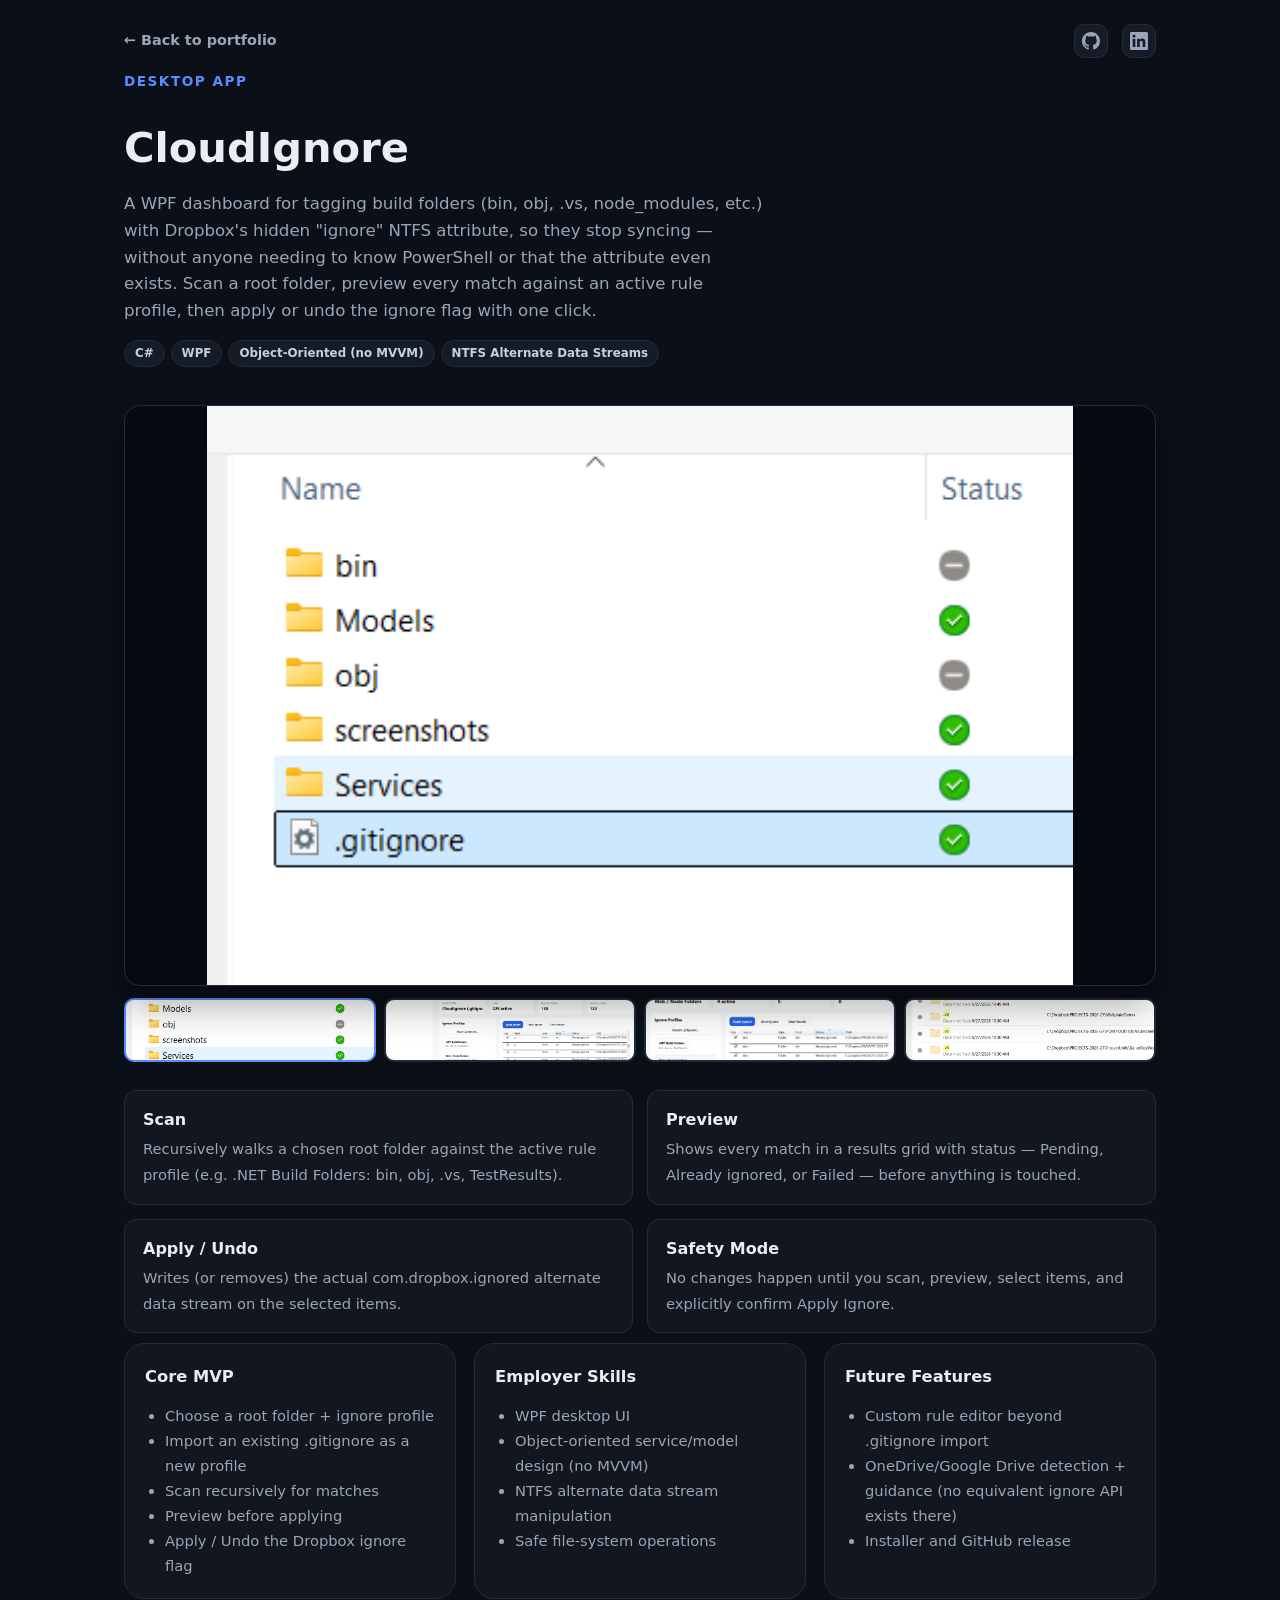
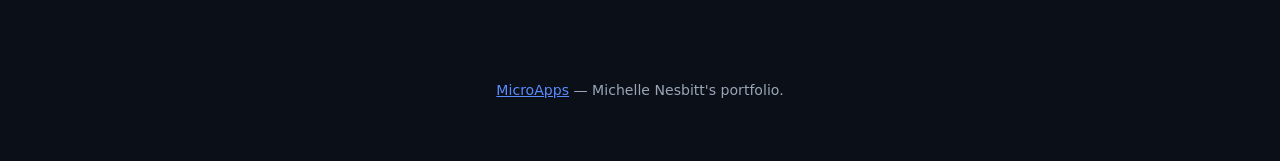
<file: apps/cloudignore.html>
<!DOCTYPE html>
<html lang="en">
<head>
<meta charset="UTF-8" />
<meta name="viewport" content="width=device-width, initial-scale=1" />
<title>CloudIgnore — Michelle Nesbitt</title>
<link rel="icon" href="../favicon.svg" type="image/svg+xml" />
<link rel="stylesheet" href="../styles.css?v=3" />
</head>
<body>
<main id="main" style="padding-bottom:40px;">
  <div class="detail-topbar">
    <a class="back-link" href="../index.html#work">← Back to portfolio</a>
    <div class="social-links">
      <a href="https://github.com/m1sh3ll" target="_blank" rel="noopener" aria-label="GitHub"><svg viewBox="0 0 16 16"><path d="M8 0C3.58 0 0 3.58 0 8c0 3.54 2.29 6.53 5.47 7.59.4.07.55-.17.55-.38 0-.19-.01-.82-.01-1.49-2.01.37-2.53-.49-2.69-.94-.09-.23-.48-.94-.82-1.13-.28-.15-.68-.52-.01-.53.63-.01 1.08.58 1.23.82.72 1.21 1.87.87 2.33.66.07-.52.28-.87.51-1.07-1.78-.2-3.64-.89-3.64-3.95 0-.87.31-1.59.82-2.15-.08-.2-.36-1.02.08-2.12 0 0 .67-.21 2.2.82a7.6 7.6 0 0 1 4 0c1.53-1.04 2.2-.82 2.2-.82.44 1.1.16 1.92.08 2.12.51.56.82 1.27.82 2.15 0 3.07-1.87 3.75-3.65 3.95.29.25.54.73.54 1.48 0 1.07-.01 1.93-.01 2.2 0 .21.15.46.55.38A8.01 8.01 0 0 0 16 8c0-4.42-3.58-8-8-8Z"/></svg></a>
      <a href="https://www.linkedin.com/in/m1sh3ll3/" target="_blank" rel="noopener" aria-label="LinkedIn"><svg viewBox="0 0 16 16"><path d="M14.82 0H1.18C.53 0 0 .53 0 1.18v13.64C0 15.47.53 16 1.18 16h13.64c.65 0 1.18-.53 1.18-1.18V1.18C16 .53 15.47 0 14.82 0ZM4.75 13.4H2.4V6h2.35v7.4ZM3.58 4.98a1.36 1.36 0 1 1 0-2.72 1.36 1.36 0 0 1 0 2.72ZM13.6 13.4h-2.35V9.8c0-.86-.02-1.96-1.2-1.96-1.2 0-1.39.94-1.39 1.9v3.66H6.31V6h2.26v1.01h.03c.31-.59 1.08-1.21 2.22-1.21 2.37 0 2.81 1.56 2.81 3.59v3.99Z"/></svg></a>
    </div>
  </div>
  <section class="detail-hero">
    <span class="hero-eyebrow">Desktop App</span>
    <h1>CloudIgnore</h1>
    <p class="lead">A WPF dashboard for tagging build folders (bin, obj, .vs, node_modules, etc.) with Dropbox's hidden "ignore" NTFS attribute, so they stop syncing — without anyone needing to know PowerShell or that the attribute even exists. Scan a root folder, preview every match against an active rule profile, then apply or undo the ignore flag with one click.</p>
    <div class="card-badges">
      <span class="card-badge">C#</span><span class="card-badge">WPF</span><span class="card-badge">Object-Oriented (no MVVM)</span><span class="card-badge">NTFS Alternate Data Streams</span>
    </div>
  </section>

  <div class="detail-slideshow" data-slideshow="detail">
    <img id="detailSlide1" class="active" src="../images/CloudIgnore-Screenshot1.png" alt="CloudIgnore dashboard" />
    <img id="detailSlide2" src="../images/CloudIgnore-Screenshot2.png" alt="CloudIgnore scan results" />
    <img id="detailSlide3" src="../images/CloudIgnore-Screenshot3.png" alt="CloudIgnore in use" />
    <img id="detailSlide4" src="../images/CloudIgnore-Screenshot4.png" alt="CloudIgnore in use" />
  </div>
  <div class="detail-thumbs" data-thumbs="detail">
    <button type="button" class="active" data-slide="detailSlide1" style="background-image:url('../images/CloudIgnore-Screenshot1.png')" aria-label="Show screenshot 1"></button>
    <button type="button" data-slide="detailSlide2" style="background-image:url('../images/CloudIgnore-Screenshot2.png')" aria-label="Show screenshot 2"></button>
    <button type="button" data-slide="detailSlide3" style="background-image:url('../images/CloudIgnore-Screenshot3.png')" aria-label="Show screenshot 3"></button>
    <button type="button" data-slide="detailSlide4" style="background-image:url('../images/CloudIgnore-Screenshot4.png')" aria-label="Show screenshot 4"></button>
  </div>

  <div class="about-grid" style="margin-top:10px;">
    <div class="about-item"><strong>Scan</strong><span>Recursively walks a chosen root folder against the active rule profile (e.g. .NET Build Folders: bin, obj, .vs, TestResults).</span></div>
    <div class="about-item"><strong>Preview</strong><span>Shows every match in a results grid with status — Pending, Already ignored, or Failed — before anything is touched.</span></div>
    <div class="about-item"><strong>Apply / Undo</strong><span>Writes (or removes) the actual com.dropbox.ignored alternate data stream on the selected items.</span></div>
    <div class="about-item"><strong>Safety Mode</strong><span>No changes happen until you scan, preview, select items, and explicitly confirm Apply Ignore.</span></div>
  </div>

  <div class="sections">
    <div class="section-card">
      <h3>Core MVP</h3>
      <ul>
        <li>Choose a root folder + ignore profile</li>
        <li>Import an existing .gitignore as a new profile</li>
        <li>Scan recursively for matches</li>
        <li>Preview before applying</li>
        <li>Apply / Undo the Dropbox ignore flag</li>
      </ul>
    </div>
    <div class="section-card">
      <h3>Employer Skills</h3>
      <ul>
        <li>WPF desktop UI</li>
        <li>Object-oriented service/model design (no MVVM)</li>
        <li>NTFS alternate data stream manipulation</li>
        <li>Safe file-system operations</li>
      </ul>
    </div>
    <div class="section-card">
      <h3>Future Features</h3>
      <ul>
        <li>Custom rule editor beyond .gitignore import</li>
        <li>OneDrive/Google Drive detection + guidance (no equivalent ignore API exists there)</li>
        <li>Installer and GitHub release</li>
      </ul>
    </div>
  </div>
</main>
<footer><a href="https://m1sh3ll.github.io/" target="_blank" rel="noopener">MicroApps</a> — Michelle Nesbitt's portfolio.</footer>
<script src="../script.js?v=3"></script>
</body>
</html>
</file>
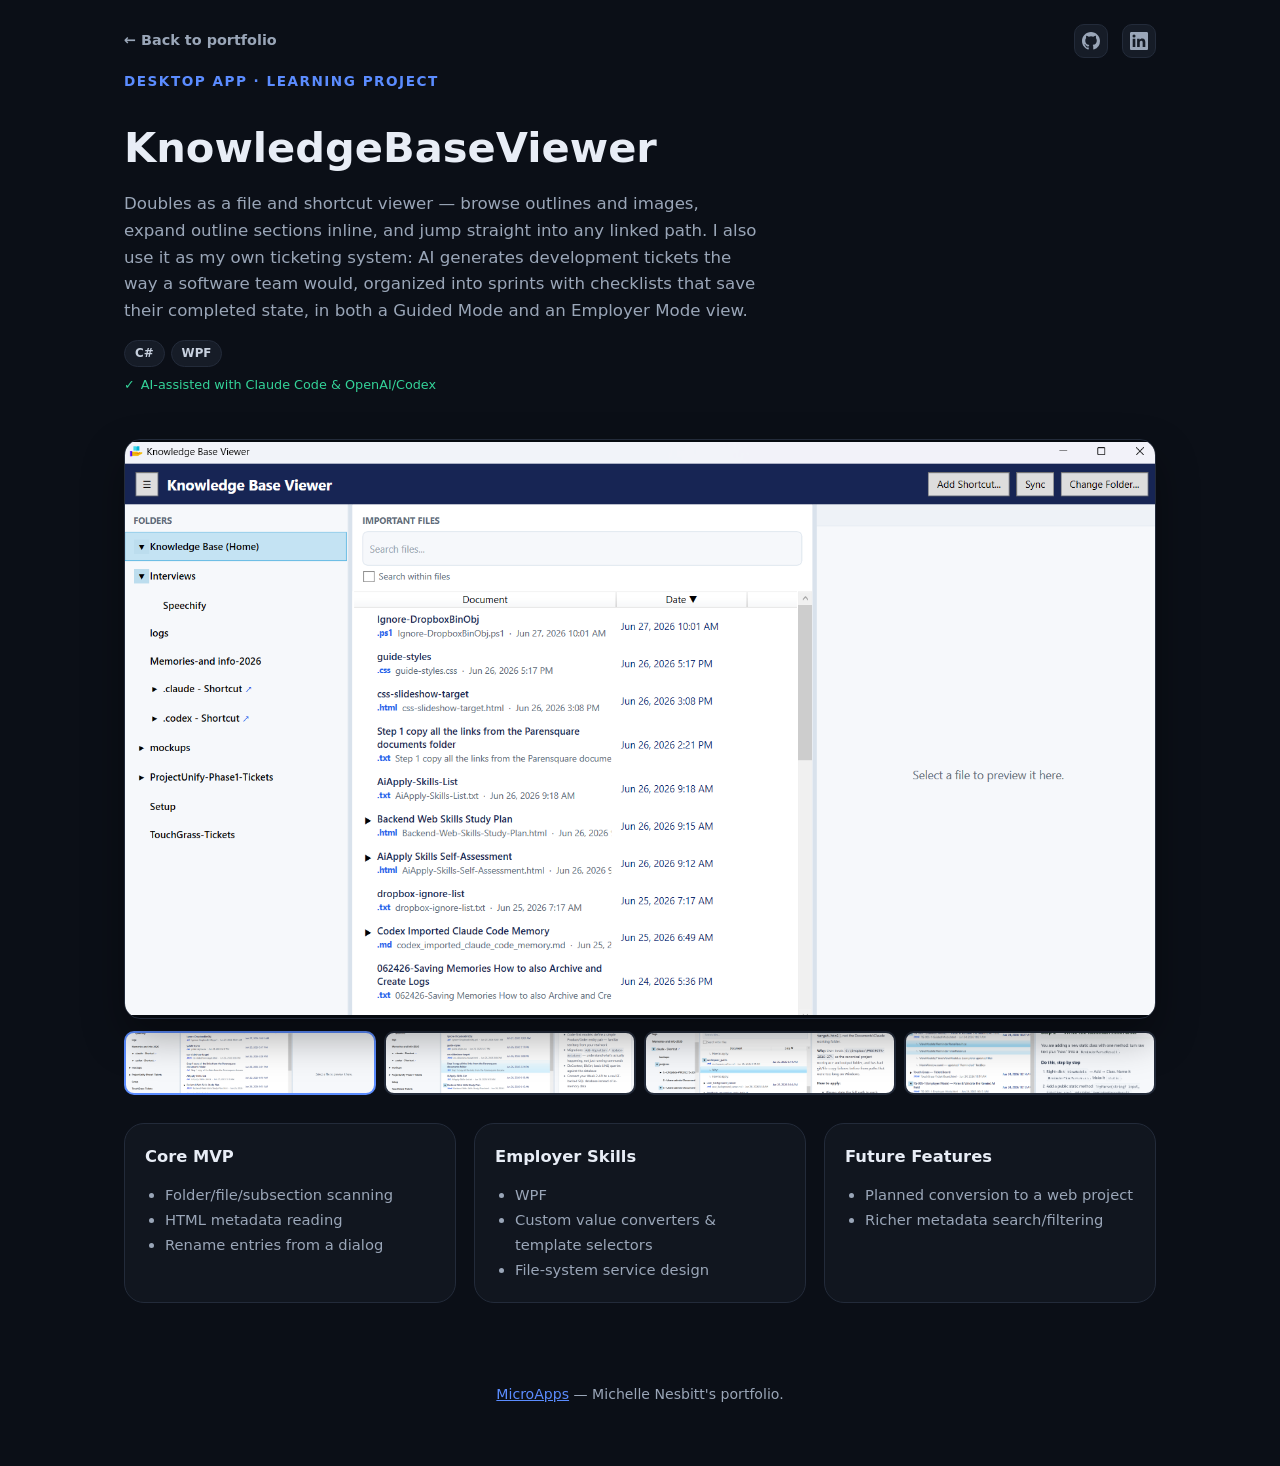
<file: apps/knowledgebaseviewer.html>
<!DOCTYPE html>
<html lang="en">
<head>
<meta charset="UTF-8" />
<meta name="viewport" content="width=device-width, initial-scale=1" />
<title>KnowledgeBaseViewer — Michelle Nesbitt</title>
<link rel="icon" href="../favicon.svg" type="image/svg+xml" />
<link rel="stylesheet" href="../styles.css?v=3" />
</head>
<body>
<main id="main" style="padding-bottom:40px;">
  <div class="detail-topbar">
    <a class="back-link" href="../index.html#work">← Back to portfolio</a>
    <div class="social-links">
      <a href="https://github.com/m1sh3ll" target="_blank" rel="noopener" aria-label="GitHub"><svg viewBox="0 0 16 16"><path d="M8 0C3.58 0 0 3.58 0 8c0 3.54 2.29 6.53 5.47 7.59.4.07.55-.17.55-.38 0-.19-.01-.82-.01-1.49-2.01.37-2.53-.49-2.69-.94-.09-.23-.48-.94-.82-1.13-.28-.15-.68-.52-.01-.53.63-.01 1.08.58 1.23.82.72 1.21 1.87.87 2.33.66.07-.52.28-.87.51-1.07-1.78-.2-3.64-.89-3.64-3.95 0-.87.31-1.59.82-2.15-.08-.2-.36-1.02.08-2.12 0 0 .67-.21 2.2.82a7.6 7.6 0 0 1 4 0c1.53-1.04 2.2-.82 2.2-.82.44 1.1.16 1.92.08 2.12.51.56.82 1.27.82 2.15 0 3.07-1.87 3.75-3.65 3.95.29.25.54.73.54 1.48 0 1.07-.01 1.93-.01 2.2 0 .21.15.46.55.38A8.01 8.01 0 0 0 16 8c0-4.42-3.58-8-8-8Z"/></svg></a>
      <a href="https://www.linkedin.com/in/m1sh3ll3/" target="_blank" rel="noopener" aria-label="LinkedIn"><svg viewBox="0 0 16 16"><path d="M14.82 0H1.18C.53 0 0 .53 0 1.18v13.64C0 15.47.53 16 1.18 16h13.64c.65 0 1.18-.53 1.18-1.18V1.18C16 .53 15.47 0 14.82 0ZM4.75 13.4H2.4V6h2.35v7.4ZM3.58 4.98a1.36 1.36 0 1 1 0-2.72 1.36 1.36 0 0 1 0 2.72ZM13.6 13.4h-2.35V9.8c0-.86-.02-1.96-1.2-1.96-1.2 0-1.39.94-1.39 1.9v3.66H6.31V6h2.26v1.01h.03c.31-.59 1.08-1.21 2.22-1.21 2.37 0 2.81 1.56 2.81 3.59v3.99Z"/></svg></a>
    </div>
  </div>
  <section class="detail-hero">
    <span class="hero-eyebrow">Desktop App · Learning Project</span>
    <h1>KnowledgeBaseViewer</h1>
    <p class="lead">Doubles as a file and shortcut viewer — browse outlines and images, expand outline sections inline, and jump straight into any linked path. I also use it as my own ticketing system: AI generates development tickets the way a software team would, organized into sprints with checklists that save their completed state, in both a Guided Mode and an Employer Mode view.</p>
    <div class="card-badges">
      <span class="card-badge">C#</span><span class="card-badge">WPF</span>
    </div>
    <p class="ai-note">AI-assisted with Claude Code &amp; OpenAI/Codex</p>
  </section>

  <div class="detail-slideshow" data-slideshow="detail">
    <img id="detailSlide1" class="active" src="../images/KnowledgeBaseViewer-Screenshot1.png" alt="KnowledgeBaseViewer main screen" />
    <img id="detailSlide2" src="../images/KnowledgeBaseViewer-Screenshot2.png" alt="KnowledgeBaseViewer outline view" />
    <img id="detailSlide3" src="../images/KnowledgeBaseViewer-Screenshot3.png" alt="KnowledgeBaseViewer in use" />
    <img id="detailSlide4" src="../images/KnowledgeBaseViewer-Screenshot4.png" alt="KnowledgeBaseViewer in use" />
  </div>
  <div class="detail-thumbs" data-thumbs="detail">
    <button type="button" class="active" data-slide="detailSlide1" style="background-image:url('../images/KnowledgeBaseViewer-Screenshot1.png')" aria-label="Show screenshot 1"></button>
    <button type="button" data-slide="detailSlide2" style="background-image:url('../images/KnowledgeBaseViewer-Screenshot2.png')" aria-label="Show screenshot 2"></button>
    <button type="button" data-slide="detailSlide3" style="background-image:url('../images/KnowledgeBaseViewer-Screenshot3.png')" aria-label="Show screenshot 3"></button>
    <button type="button" data-slide="detailSlide4" style="background-image:url('../images/KnowledgeBaseViewer-Screenshot4.png')" aria-label="Show screenshot 4"></button>
  </div>

  <div class="sections">
    <div class="section-card">
      <h3>Core MVP</h3>
      <ul>
        <li>Folder/file/subsection scanning</li>
        <li>HTML metadata reading</li>
        <li>Rename entries from a dialog</li>
      </ul>
    </div>
    <div class="section-card">
      <h3>Employer Skills</h3>
      <ul>
        <li>WPF</li>
        <li>Custom value converters &amp; template selectors</li>
        <li>File-system service design</li>
      </ul>
    </div>
    <div class="section-card">
      <h3>Future Features</h3>
      <ul>
        <li>Planned conversion to a web project</li>
        <li>Richer metadata search/filtering</li>
      </ul>
    </div>
  </div>
</main>
<footer><a href="https://m1sh3ll.github.io/" target="_blank" rel="noopener">MicroApps</a> — Michelle Nesbitt's portfolio.</footer>
<script src="../script.js?v=3"></script>
</body>
</html>
</file>
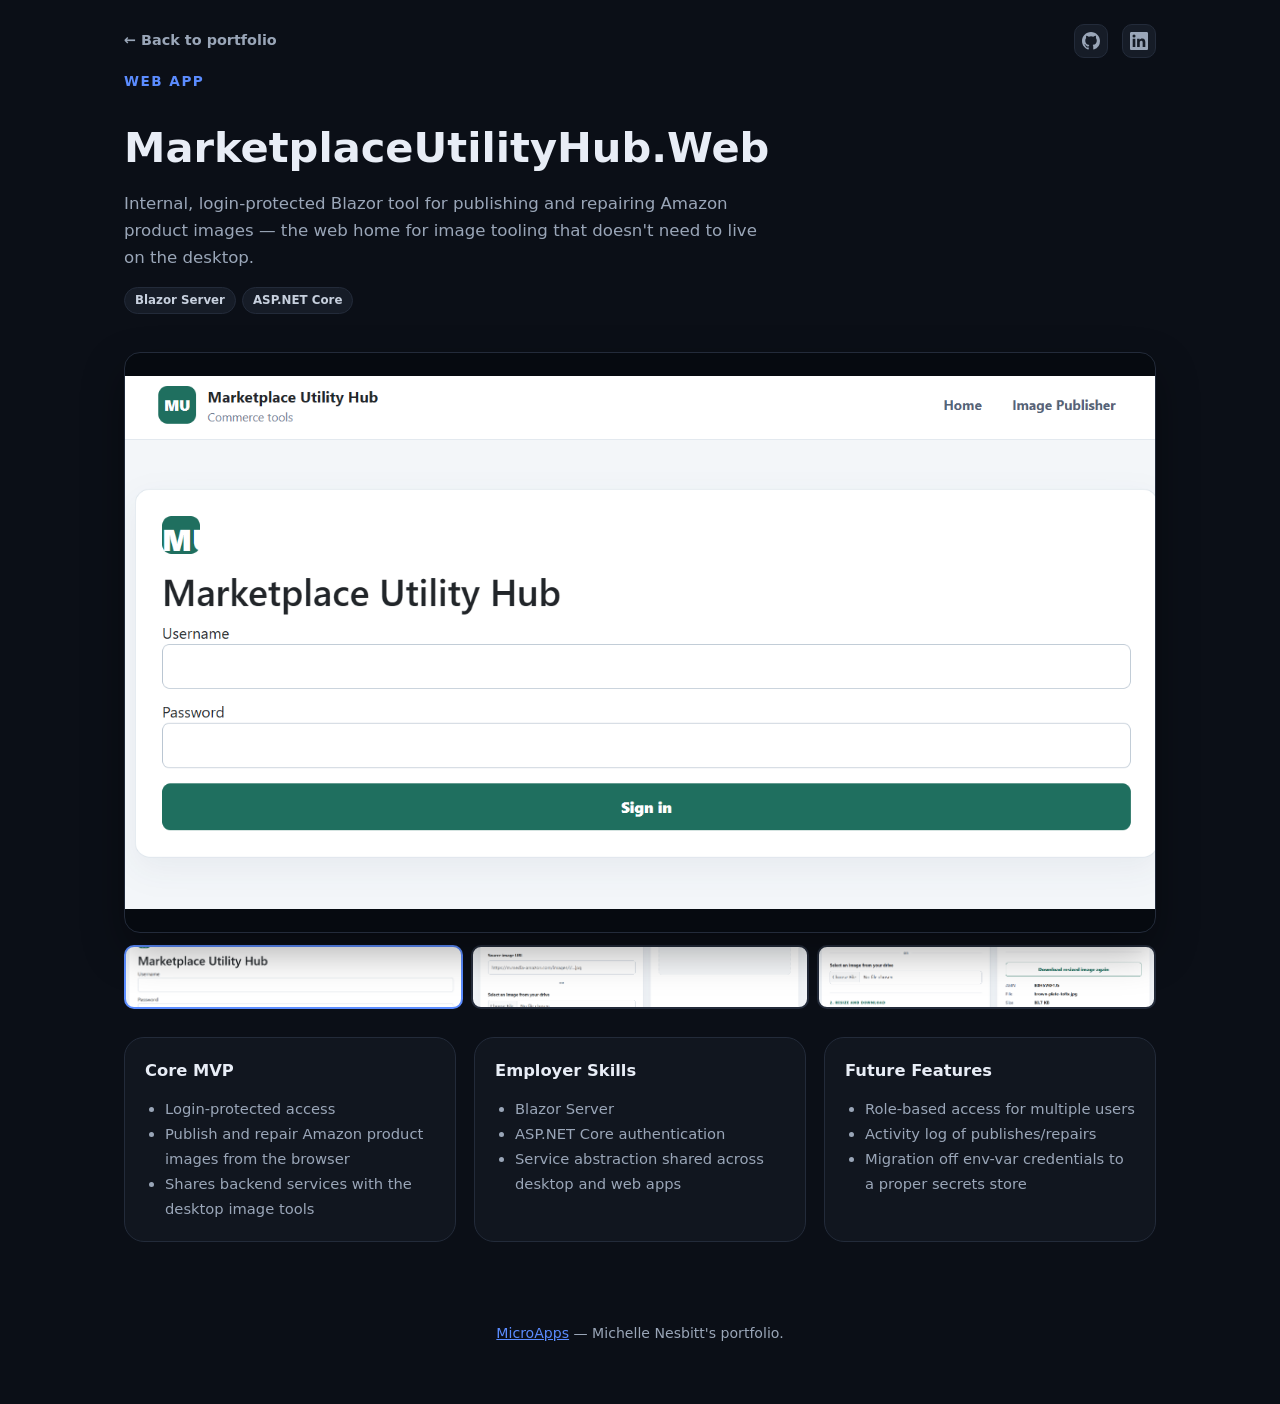
<file: apps/marketplaceutilityhub.html>
<!DOCTYPE html>
<html lang="en">
<head>
<meta charset="UTF-8" />
<meta name="viewport" content="width=device-width, initial-scale=1" />
<title>MarketplaceUtilityHub.Web — Michelle Nesbitt</title>
<link rel="icon" href="../favicon.svg" type="image/svg+xml" />
<link rel="stylesheet" href="../styles.css?v=3" />
</head>
<body>
<main id="main" style="padding-bottom:40px;">
  <div class="detail-topbar">
    <a class="back-link" href="../index.html#work">← Back to portfolio</a>
    <div class="social-links">
      <a href="https://github.com/m1sh3ll" target="_blank" rel="noopener" aria-label="GitHub"><svg viewBox="0 0 16 16"><path d="M8 0C3.58 0 0 3.58 0 8c0 3.54 2.29 6.53 5.47 7.59.4.07.55-.17.55-.38 0-.19-.01-.82-.01-1.49-2.01.37-2.53-.49-2.69-.94-.09-.23-.48-.94-.82-1.13-.28-.15-.68-.52-.01-.53.63-.01 1.08.58 1.23.82.72 1.21 1.87.87 2.33.66.07-.52.28-.87.51-1.07-1.78-.2-3.64-.89-3.64-3.95 0-.87.31-1.59.82-2.15-.08-.2-.36-1.02.08-2.12 0 0 .67-.21 2.2.82a7.6 7.6 0 0 1 4 0c1.53-1.04 2.2-.82 2.2-.82.44 1.1.16 1.92.08 2.12.51.56.82 1.27.82 2.15 0 3.07-1.87 3.75-3.65 3.95.29.25.54.73.54 1.48 0 1.07-.01 1.93-.01 2.2 0 .21.15.46.55.38A8.01 8.01 0 0 0 16 8c0-4.42-3.58-8-8-8Z"/></svg></a>
      <a href="https://www.linkedin.com/in/m1sh3ll3/" target="_blank" rel="noopener" aria-label="LinkedIn"><svg viewBox="0 0 16 16"><path d="M14.82 0H1.18C.53 0 0 .53 0 1.18v13.64C0 15.47.53 16 1.18 16h13.64c.65 0 1.18-.53 1.18-1.18V1.18C16 .53 15.47 0 14.82 0ZM4.75 13.4H2.4V6h2.35v7.4ZM3.58 4.98a1.36 1.36 0 1 1 0-2.72 1.36 1.36 0 0 1 0 2.72ZM13.6 13.4h-2.35V9.8c0-.86-.02-1.96-1.2-1.96-1.2 0-1.39.94-1.39 1.9v3.66H6.31V6h2.26v1.01h.03c.31-.59 1.08-1.21 2.22-1.21 2.37 0 2.81 1.56 2.81 3.59v3.99Z"/></svg></a>
    </div>
  </div>
  <section class="detail-hero">
    <span class="hero-eyebrow">Web App</span>
    <h1>MarketplaceUtilityHub.Web</h1>
    <p class="lead">Internal, login-protected Blazor tool for publishing and repairing Amazon product images — the web home for image tooling that doesn't need to live on the desktop.</p>
    <div class="card-badges">
      <span class="card-badge">Blazor Server</span><span class="card-badge">ASP.NET Core</span>
    </div>
  </section>

  <div class="detail-slideshow" data-slideshow="detail">
    <img id="detailSlide1" class="active" src="../images/MarketplaceUtilityHub-Screenshot1.png" alt="MarketplaceUtilityHub.Web login screen" />
    <img id="detailSlide2" src="../images/MarketplaceUtilityHub-Screenshot2.png" alt="Marketplace Image Publisher form" />
    <img id="detailSlide3" src="../images/MarketplaceUtilityHub-Screenshot3.png" alt="Marketplace Image Publisher resized result" />
  </div>
  <div class="detail-thumbs" data-thumbs="detail">
    <button type="button" class="active" data-slide="detailSlide1" style="background-image:url('../images/MarketplaceUtilityHub-Screenshot1.png')" aria-label="Show screenshot 1"></button>
    <button type="button" data-slide="detailSlide2" style="background-image:url('../images/MarketplaceUtilityHub-Screenshot2.png')" aria-label="Show screenshot 2"></button>
    <button type="button" data-slide="detailSlide3" style="background-image:url('../images/MarketplaceUtilityHub-Screenshot3.png')" aria-label="Show screenshot 3"></button>
  </div>

  <div class="sections">
    <div class="section-card">
      <h3>Core MVP</h3>
      <ul>
        <li>Login-protected access</li>
        <li>Publish and repair Amazon product images from the browser</li>
        <li>Shares backend services with the desktop image tools</li>
      </ul>
    </div>
    <div class="section-card">
      <h3>Employer Skills</h3>
      <ul>
        <li>Blazor Server</li>
        <li>ASP.NET Core authentication</li>
        <li>Service abstraction shared across desktop and web apps</li>
      </ul>
    </div>
    <div class="section-card">
      <h3>Future Features</h3>
      <ul>
        <li>Role-based access for multiple users</li>
        <li>Activity log of publishes/repairs</li>
        <li>Migration off env-var credentials to a proper secrets store</li>
      </ul>
    </div>
  </div>
</main>
<footer><a href="https://m1sh3ll.github.io/" target="_blank" rel="noopener">MicroApps</a> — Michelle Nesbitt's portfolio.</footer>
<script src="../script.js?v=3"></script>
</body>
</html>
</file>
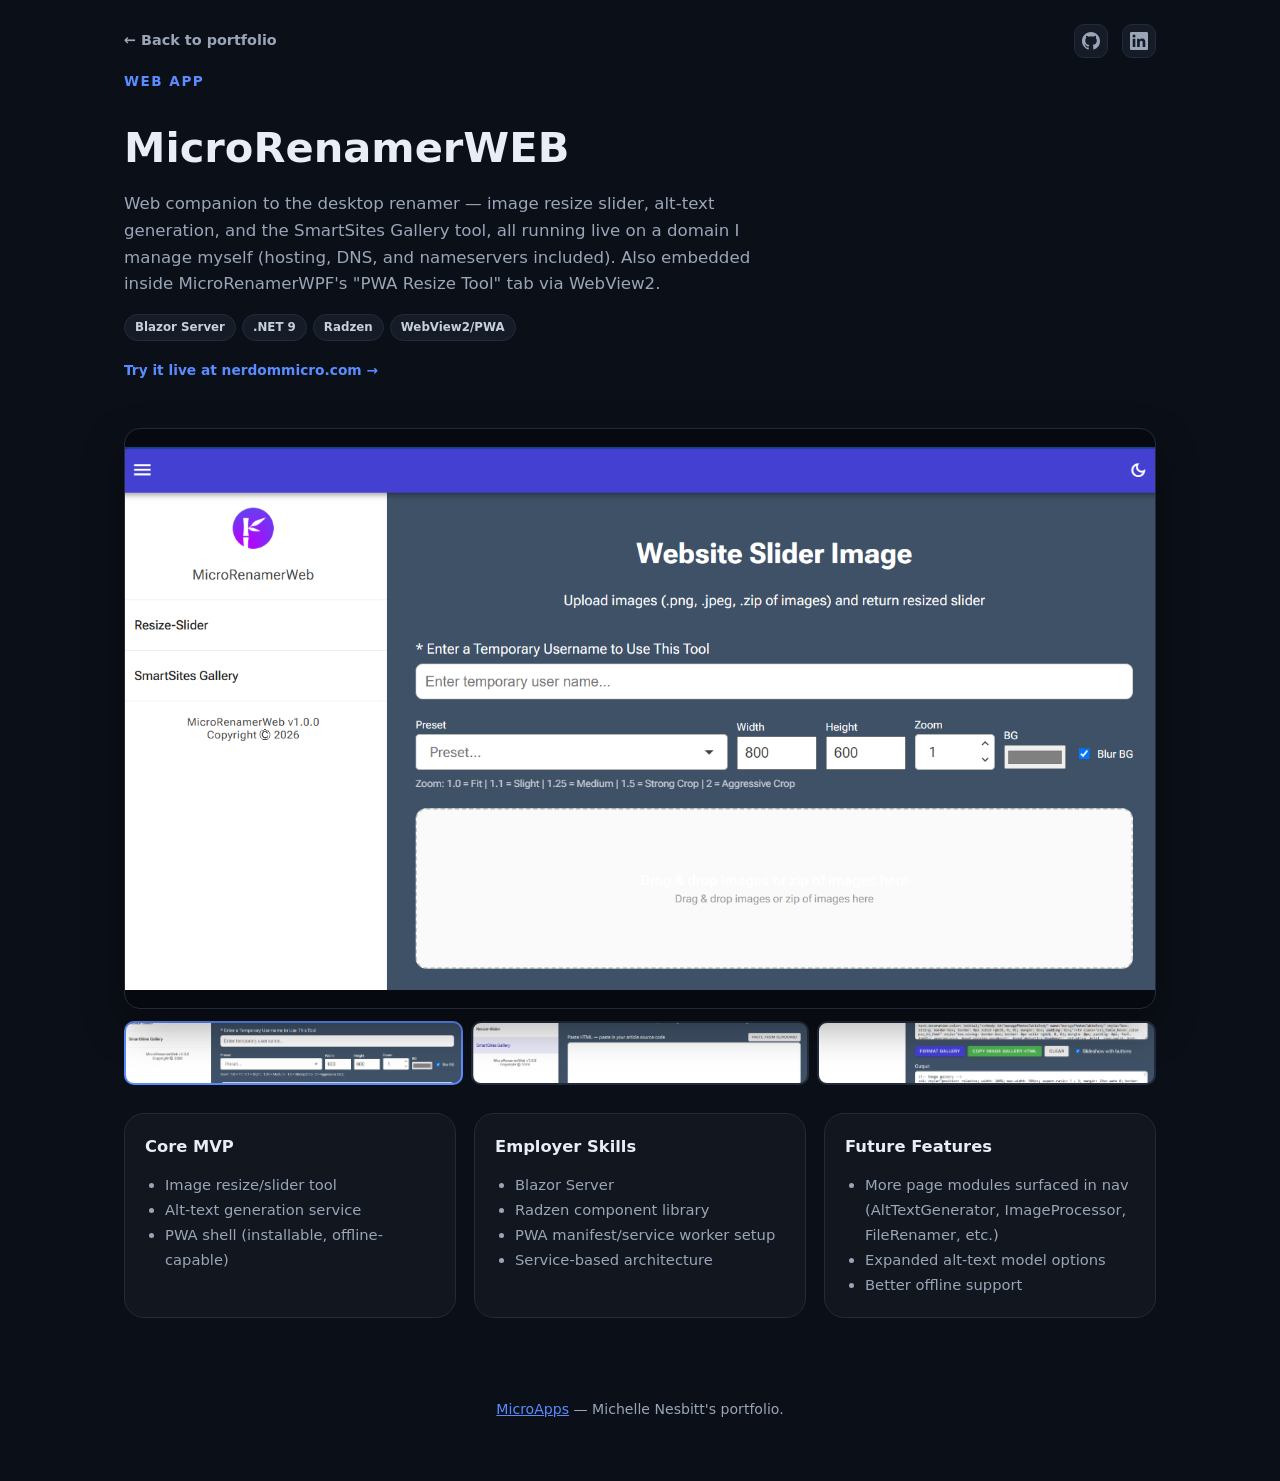
<file: apps/microrenamerweb.html>
<!DOCTYPE html>
<html lang="en">
<head>
<meta charset="UTF-8" />
<meta name="viewport" content="width=device-width, initial-scale=1" />
<title>MicroRenamerWEB — Michelle Nesbitt</title>
<link rel="icon" href="../favicon.svg" type="image/svg+xml" />
<link rel="stylesheet" href="../styles.css?v=3" />
</head>
<body>
<main id="main" style="padding-bottom:40px;">
  <div class="detail-topbar">
    <a class="back-link" href="../index.html#work">← Back to portfolio</a>
    <div class="social-links">
      <a href="https://github.com/m1sh3ll" target="_blank" rel="noopener" aria-label="GitHub"><svg viewBox="0 0 16 16"><path d="M8 0C3.58 0 0 3.58 0 8c0 3.54 2.29 6.53 5.47 7.59.4.07.55-.17.55-.38 0-.19-.01-.82-.01-1.49-2.01.37-2.53-.49-2.69-.94-.09-.23-.48-.94-.82-1.13-.28-.15-.68-.52-.01-.53.63-.01 1.08.58 1.23.82.72 1.21 1.87.87 2.33.66.07-.52.28-.87.51-1.07-1.78-.2-3.64-.89-3.64-3.95 0-.87.31-1.59.82-2.15-.08-.2-.36-1.02.08-2.12 0 0 .67-.21 2.2.82a7.6 7.6 0 0 1 4 0c1.53-1.04 2.2-.82 2.2-.82.44 1.1.16 1.92.08 2.12.51.56.82 1.27.82 2.15 0 3.07-1.87 3.75-3.65 3.95.29.25.54.73.54 1.48 0 1.07-.01 1.93-.01 2.2 0 .21.15.46.55.38A8.01 8.01 0 0 0 16 8c0-4.42-3.58-8-8-8Z"/></svg></a>
      <a href="https://www.linkedin.com/in/m1sh3ll3/" target="_blank" rel="noopener" aria-label="LinkedIn"><svg viewBox="0 0 16 16"><path d="M14.82 0H1.18C.53 0 0 .53 0 1.18v13.64C0 15.47.53 16 1.18 16h13.64c.65 0 1.18-.53 1.18-1.18V1.18C16 .53 15.47 0 14.82 0ZM4.75 13.4H2.4V6h2.35v7.4ZM3.58 4.98a1.36 1.36 0 1 1 0-2.72 1.36 1.36 0 0 1 0 2.72ZM13.6 13.4h-2.35V9.8c0-.86-.02-1.96-1.2-1.96-1.2 0-1.39.94-1.39 1.9v3.66H6.31V6h2.26v1.01h.03c.31-.59 1.08-1.21 2.22-1.21 2.37 0 2.81 1.56 2.81 3.59v3.99Z"/></svg></a>
    </div>
  </div>
  <section class="detail-hero">
    <span class="hero-eyebrow">Web App</span>
    <h1>MicroRenamerWEB</h1>
    <p class="lead">Web companion to the desktop renamer — image resize slider, alt-text generation, and the SmartSites Gallery tool, all running live on a domain I manage myself (hosting, DNS, and nameservers included). Also embedded inside MicroRenamerWPF's "PWA Resize Tool" tab via WebView2.</p>
    <div class="card-badges">
      <span class="card-badge">Blazor Server</span><span class="card-badge">.NET 9</span>
      <span class="card-badge">Radzen</span><span class="card-badge">WebView2/PWA</span>
    </div>
    <p><a class="card-link" href="https://nerdommicro.com" target="_blank" rel="noopener">Try it live at nerdommicro.com →</a></p>
  </section>

  <div class="detail-slideshow" data-slideshow="detail">
    <img id="detailSlide1" class="active" src="../images/MicroRenamerWEB-Screenshot1.png" alt="MicroRenamerWEB resize tool" />
    <img id="detailSlide2" src="../images/MicroRenamerWEB-Screenshot2.png" alt="MicroRenamerWEB in use" />
    <img id="detailSlide3" src="../images/MicroRenamerWEB-Screenshot3.png" alt="MicroRenamerWEB in use" />
  </div>
  <div class="detail-thumbs" data-thumbs="detail">
    <button type="button" class="active" data-slide="detailSlide1" style="background-image:url('../images/MicroRenamerWEB-Screenshot1.png')" aria-label="Show screenshot 1"></button>
    <button type="button" data-slide="detailSlide2" style="background-image:url('../images/MicroRenamerWEB-Screenshot2.png')" aria-label="Show screenshot 2"></button>
    <button type="button" data-slide="detailSlide3" style="background-image:url('../images/MicroRenamerWEB-Screenshot3.png')" aria-label="Show screenshot 3"></button>
  </div>

  <div class="sections">
    <div class="section-card">
      <h3>Core MVP</h3>
      <ul>
        <li>Image resize/slider tool</li>
        <li>Alt-text generation service</li>
        <li>PWA shell (installable, offline-capable)</li>
      </ul>
    </div>
    <div class="section-card">
      <h3>Employer Skills</h3>
      <ul>
        <li>Blazor Server</li>
        <li>Radzen component library</li>
        <li>PWA manifest/service worker setup</li>
        <li>Service-based architecture</li>
      </ul>
    </div>
    <div class="section-card">
      <h3>Future Features</h3>
      <ul>
        <li>More page modules surfaced in nav (AltTextGenerator, ImageProcessor, FileRenamer, etc.)</li>
        <li>Expanded alt-text model options</li>
        <li>Better offline support</li>
      </ul>
    </div>
  </div>
</main>
<footer><a href="https://m1sh3ll.github.io/" target="_blank" rel="noopener">MicroApps</a> — Michelle Nesbitt's portfolio.</footer>
<script src="../script.js?v=3"></script>
</body>
</html>
</file>
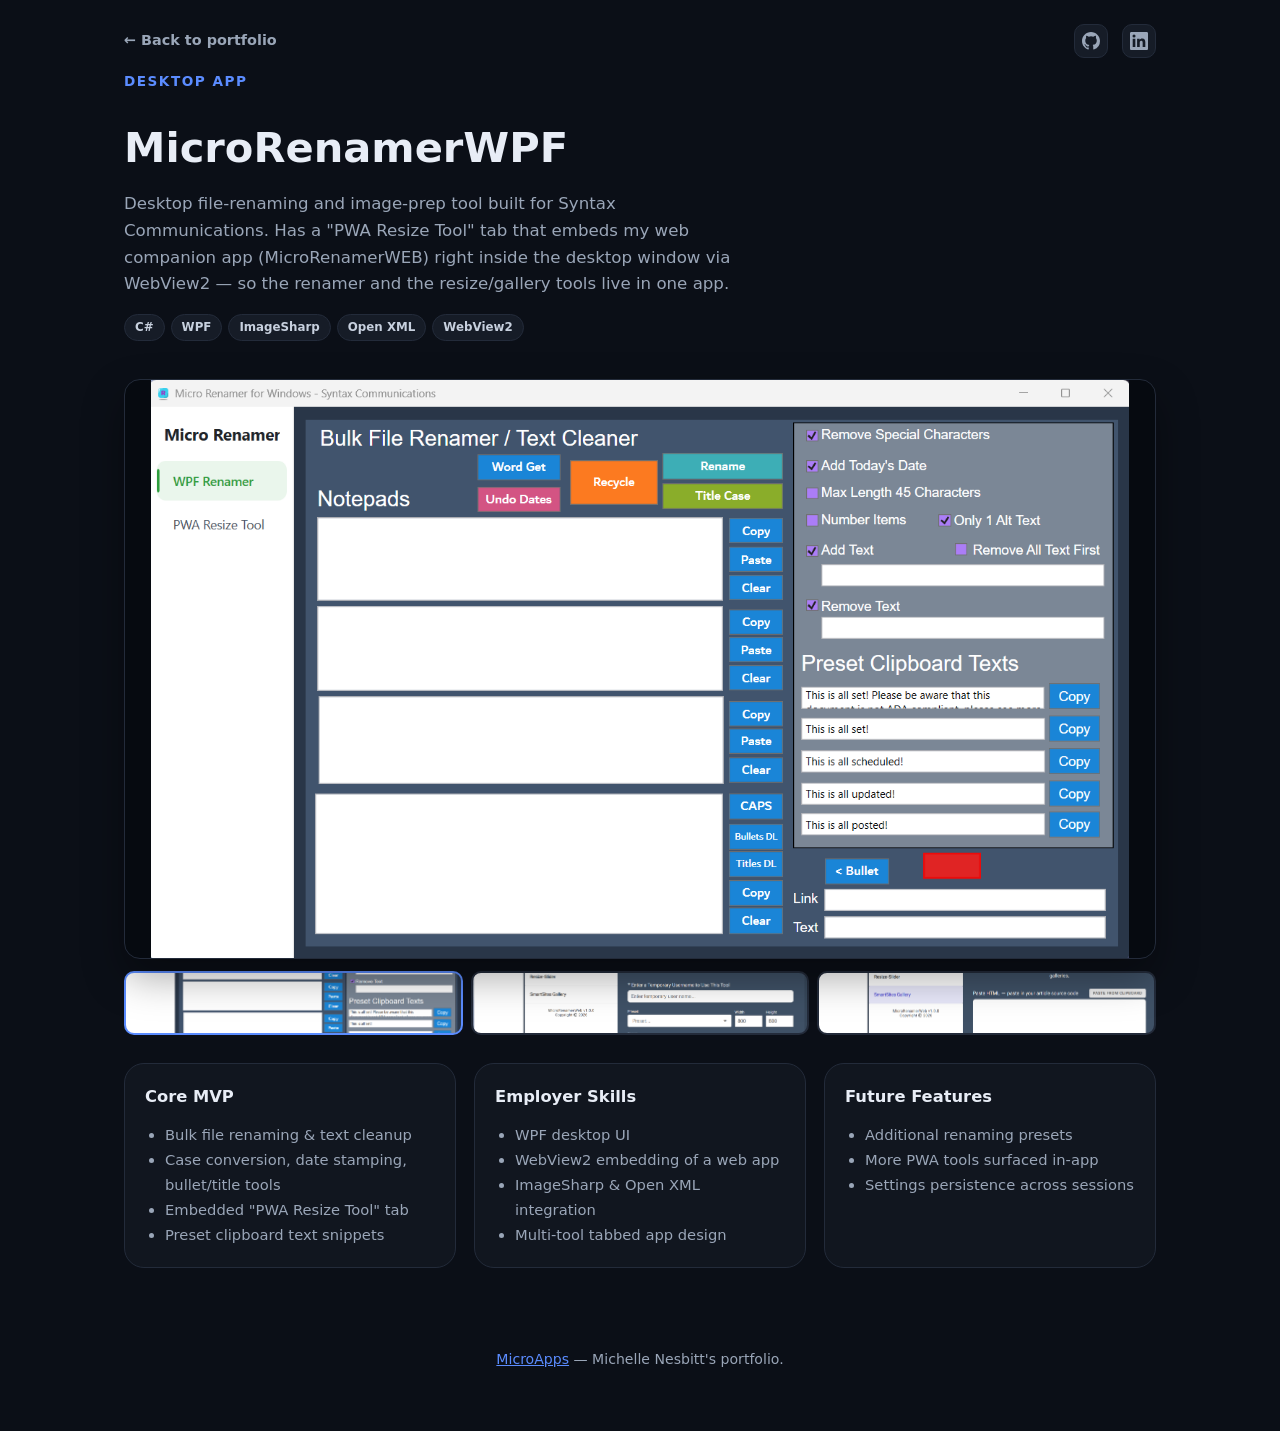
<file: apps/microrenamerwpf.html>
<!DOCTYPE html>
<html lang="en">
<head>
<meta charset="UTF-8" />
<meta name="viewport" content="width=device-width, initial-scale=1" />
<title>MicroRenamerWPF — Michelle Nesbitt</title>
<link rel="icon" href="../favicon.svg" type="image/svg+xml" />
<link rel="stylesheet" href="../styles.css?v=3" />
</head>
<body>
<main id="main" style="padding-bottom:40px;">
  <div class="detail-topbar">
    <a class="back-link" href="../index.html#work">← Back to portfolio</a>
    <div class="social-links">
      <a href="https://github.com/m1sh3ll" target="_blank" rel="noopener" aria-label="GitHub"><svg viewBox="0 0 16 16"><path d="M8 0C3.58 0 0 3.58 0 8c0 3.54 2.29 6.53 5.47 7.59.4.07.55-.17.55-.38 0-.19-.01-.82-.01-1.49-2.01.37-2.53-.49-2.69-.94-.09-.23-.48-.94-.82-1.13-.28-.15-.68-.52-.01-.53.63-.01 1.08.58 1.23.82.72 1.21 1.87.87 2.33.66.07-.52.28-.87.51-1.07-1.78-.2-3.64-.89-3.64-3.95 0-.87.31-1.59.82-2.15-.08-.2-.36-1.02.08-2.12 0 0 .67-.21 2.2.82a7.6 7.6 0 0 1 4 0c1.53-1.04 2.2-.82 2.2-.82.44 1.1.16 1.92.08 2.12.51.56.82 1.27.82 2.15 0 3.07-1.87 3.75-3.65 3.95.29.25.54.73.54 1.48 0 1.07-.01 1.93-.01 2.2 0 .21.15.46.55.38A8.01 8.01 0 0 0 16 8c0-4.42-3.58-8-8-8Z"/></svg></a>
      <a href="https://www.linkedin.com/in/m1sh3ll3/" target="_blank" rel="noopener" aria-label="LinkedIn"><svg viewBox="0 0 16 16"><path d="M14.82 0H1.18C.53 0 0 .53 0 1.18v13.64C0 15.47.53 16 1.18 16h13.64c.65 0 1.18-.53 1.18-1.18V1.18C16 .53 15.47 0 14.82 0ZM4.75 13.4H2.4V6h2.35v7.4ZM3.58 4.98a1.36 1.36 0 1 1 0-2.72 1.36 1.36 0 0 1 0 2.72ZM13.6 13.4h-2.35V9.8c0-.86-.02-1.96-1.2-1.96-1.2 0-1.39.94-1.39 1.9v3.66H6.31V6h2.26v1.01h.03c.31-.59 1.08-1.21 2.22-1.21 2.37 0 2.81 1.56 2.81 3.59v3.99Z"/></svg></a>
    </div>
  </div>
  <section class="detail-hero">
    <span class="hero-eyebrow">Desktop App</span>
    <h1>MicroRenamerWPF</h1>
    <p class="lead">Desktop file-renaming and image-prep tool built for Syntax Communications. Has a "PWA Resize Tool" tab that embeds my web companion app (MicroRenamerWEB) right inside the desktop window via WebView2 — so the renamer and the resize/gallery tools live in one app.</p>
    <div class="card-badges">
      <span class="card-badge">C#</span><span class="card-badge">WPF</span>
      <span class="card-badge">ImageSharp</span><span class="card-badge">Open XML</span><span class="card-badge">WebView2</span>
    </div>
  </section>

  <div class="detail-slideshow" data-slideshow="detail">
    <img id="detailSlide1" class="active" src="../images/MicroRenamerWPF-Screenshot1.png" alt="MicroRenamerWPF main renamer view" />
    <img id="detailSlide2" src="../images/MicroRenamerWPF-Screenshot2.png" alt="MicroRenamerWEB PWA tab" />
    <img id="detailSlide3" src="../images/MicroRenamerWPF-Screenshot3.png" alt="SmartSitesGalleryFormatter PWA tab" />
  </div>
  <div class="detail-thumbs" data-thumbs="detail">
    <button type="button" class="active" data-slide="detailSlide1" style="background-image:url('../images/MicroRenamerWPF-Screenshot1.png')" aria-label="Show MicroRenamerWPF"></button>
    <button type="button" data-slide="detailSlide2" style="background-image:url('../images/MicroRenamerWPF-Screenshot2.png')" aria-label="Show MicroRenamerWEB"></button>
    <button type="button" data-slide="detailSlide3" style="background-image:url('../images/MicroRenamerWPF-Screenshot3.png')" aria-label="Show SmartSitesGalleryFormatter"></button>
  </div>

  <div class="sections">
    <div class="section-card">
      <h3>Core MVP</h3>
      <ul>
        <li>Bulk file renaming &amp; text cleanup</li>
        <li>Case conversion, date stamping, bullet/title tools</li>
        <li>Embedded "PWA Resize Tool" tab</li>
        <li>Preset clipboard text snippets</li>
      </ul>
    </div>
    <div class="section-card">
      <h3>Employer Skills</h3>
      <ul>
        <li>WPF desktop UI</li>
        <li>WebView2 embedding of a web app</li>
        <li>ImageSharp &amp; Open XML integration</li>
        <li>Multi-tool tabbed app design</li>
      </ul>
    </div>
    <div class="section-card">
      <h3>Future Features</h3>
      <ul>
        <li>Additional renaming presets</li>
        <li>More PWA tools surfaced in-app</li>
        <li>Settings persistence across sessions</li>
      </ul>
    </div>
  </div>
</main>
<footer><a href="https://m1sh3ll.github.io/" target="_blank" rel="noopener">MicroApps</a> — Michelle Nesbitt's portfolio.</footer>
<script src="../script.js?v=3"></script>
</body>
</html>
</file>
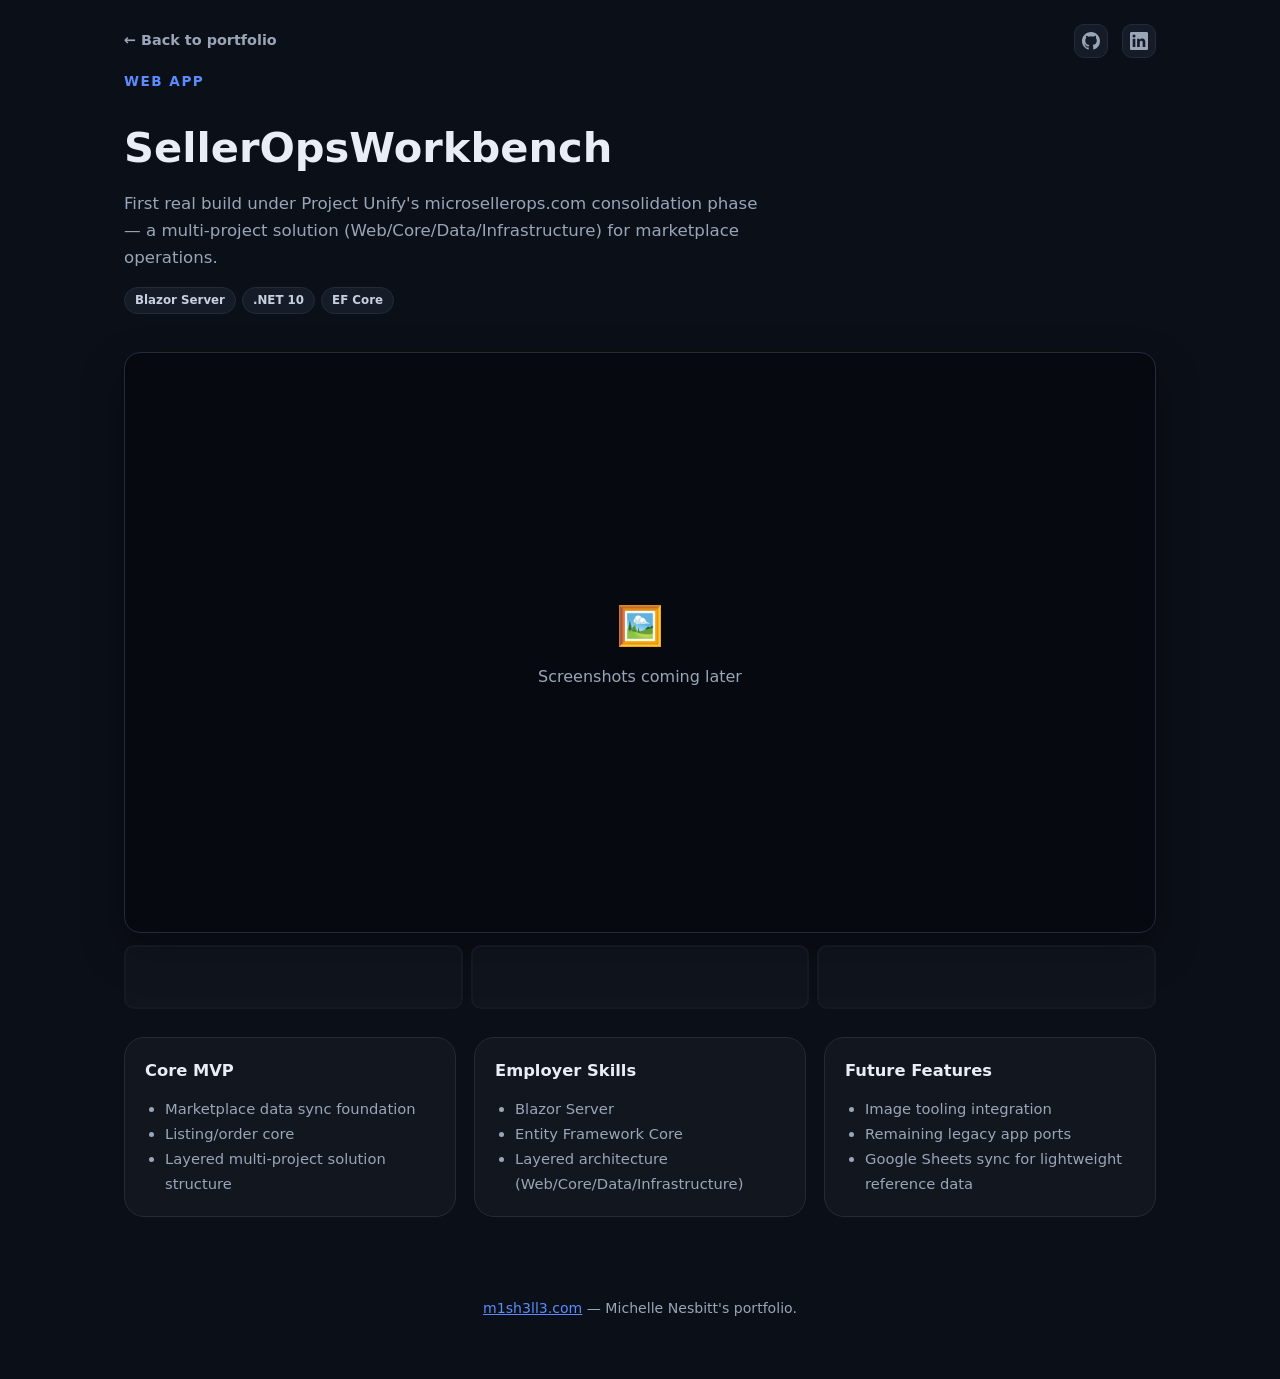
<file: apps/sellerops-workbench.html>
<!DOCTYPE html>
<html lang="en">
<head>
<meta charset="UTF-8" />
<meta name="viewport" content="width=device-width, initial-scale=1" />
<title>SellerOpsWorkbench — Michelle Nesbitt</title>
<link rel="icon" href="../favicon.svg" type="image/svg+xml" />
<link rel="stylesheet" href="../styles.css" />
</head>
<body>
<main id="main" style="padding-bottom:40px;">
  <div class="detail-topbar">
    <a class="back-link" href="../index.html#work">← Back to portfolio</a>
    <div class="social-links">
      <a href="https://github.com/m1sh3ll" target="_blank" rel="noopener" aria-label="GitHub"><svg viewBox="0 0 16 16"><path d="M8 0C3.58 0 0 3.58 0 8c0 3.54 2.29 6.53 5.47 7.59.4.07.55-.17.55-.38 0-.19-.01-.82-.01-1.49-2.01.37-2.53-.49-2.69-.94-.09-.23-.48-.94-.82-1.13-.28-.15-.68-.52-.01-.53.63-.01 1.08.58 1.23.82.72 1.21 1.87.87 2.33.66.07-.52.28-.87.51-1.07-1.78-.2-3.64-.89-3.64-3.95 0-.87.31-1.59.82-2.15-.08-.2-.36-1.02.08-2.12 0 0 .67-.21 2.2.82a7.6 7.6 0 0 1 4 0c1.53-1.04 2.2-.82 2.2-.82.44 1.1.16 1.92.08 2.12.51.56.82 1.27.82 2.15 0 3.07-1.87 3.75-3.65 3.95.29.25.54.73.54 1.48 0 1.07-.01 1.93-.01 2.2 0 .21.15.46.55.38A8.01 8.01 0 0 0 16 8c0-4.42-3.58-8-8-8Z"/></svg></a>
      <a href="https://www.linkedin.com/in/m1sh3ll3/" target="_blank" rel="noopener" aria-label="LinkedIn"><svg viewBox="0 0 16 16"><path d="M14.82 0H1.18C.53 0 0 .53 0 1.18v13.64C0 15.47.53 16 1.18 16h13.64c.65 0 1.18-.53 1.18-1.18V1.18C16 .53 15.47 0 14.82 0ZM4.75 13.4H2.4V6h2.35v7.4ZM3.58 4.98a1.36 1.36 0 1 1 0-2.72 1.36 1.36 0 0 1 0 2.72ZM13.6 13.4h-2.35V9.8c0-.86-.02-1.96-1.2-1.96-1.2 0-1.39.94-1.39 1.9v3.66H6.31V6h2.26v1.01h.03c.31-.59 1.08-1.21 2.22-1.21 2.37 0 2.81 1.56 2.81 3.59v3.99Z"/></svg></a>
    </div>
  </div>
  <section class="detail-hero">
    <span class="hero-eyebrow">Web App</span>
    <h1>SellerOpsWorkbench</h1>
    <p class="lead">First real build under Project Unify's microsellerops.com consolidation phase — a multi-project solution (Web/Core/Data/Infrastructure) for marketplace operations.</p>
    <div class="card-badges">
      <span class="card-badge">Blazor Server</span><span class="card-badge">.NET 10</span><span class="card-badge">EF Core</span>
    </div>
  </section>

  <div class="detail-slideshow">
    <div class="detail-placeholder"><span class="icon">🖼️</span><span>Screenshots coming later</span></div>
  </div>
  <div class="detail-thumbs">
    <button type="button" disabled style="opacity:.4;cursor:default;"></button>
    <button type="button" disabled style="opacity:.4;cursor:default;"></button>
    <button type="button" disabled style="opacity:.4;cursor:default;"></button>
  </div>

  <div class="sections">
    <div class="section-card">
      <h3>Core MVP</h3>
      <ul>
        <li>Marketplace data sync foundation</li>
        <li>Listing/order core</li>
        <li>Layered multi-project solution structure</li>
      </ul>
    </div>
    <div class="section-card">
      <h3>Employer Skills</h3>
      <ul>
        <li>Blazor Server</li>
        <li>Entity Framework Core</li>
        <li>Layered architecture (Web/Core/Data/Infrastructure)</li>
      </ul>
    </div>
    <div class="section-card">
      <h3>Future Features</h3>
      <ul>
        <li>Image tooling integration</li>
        <li>Remaining legacy app ports</li>
        <li>Google Sheets sync for lightweight reference data</li>
      </ul>
    </div>
  </div>
</main>
<footer><a href="https://m1sh3ll3.com/" target="_blank" rel="noopener">m1sh3ll3.com</a> — Michelle Nesbitt's portfolio.</footer>
<script src="../script.js"></script>
</body>
</html>
</file>
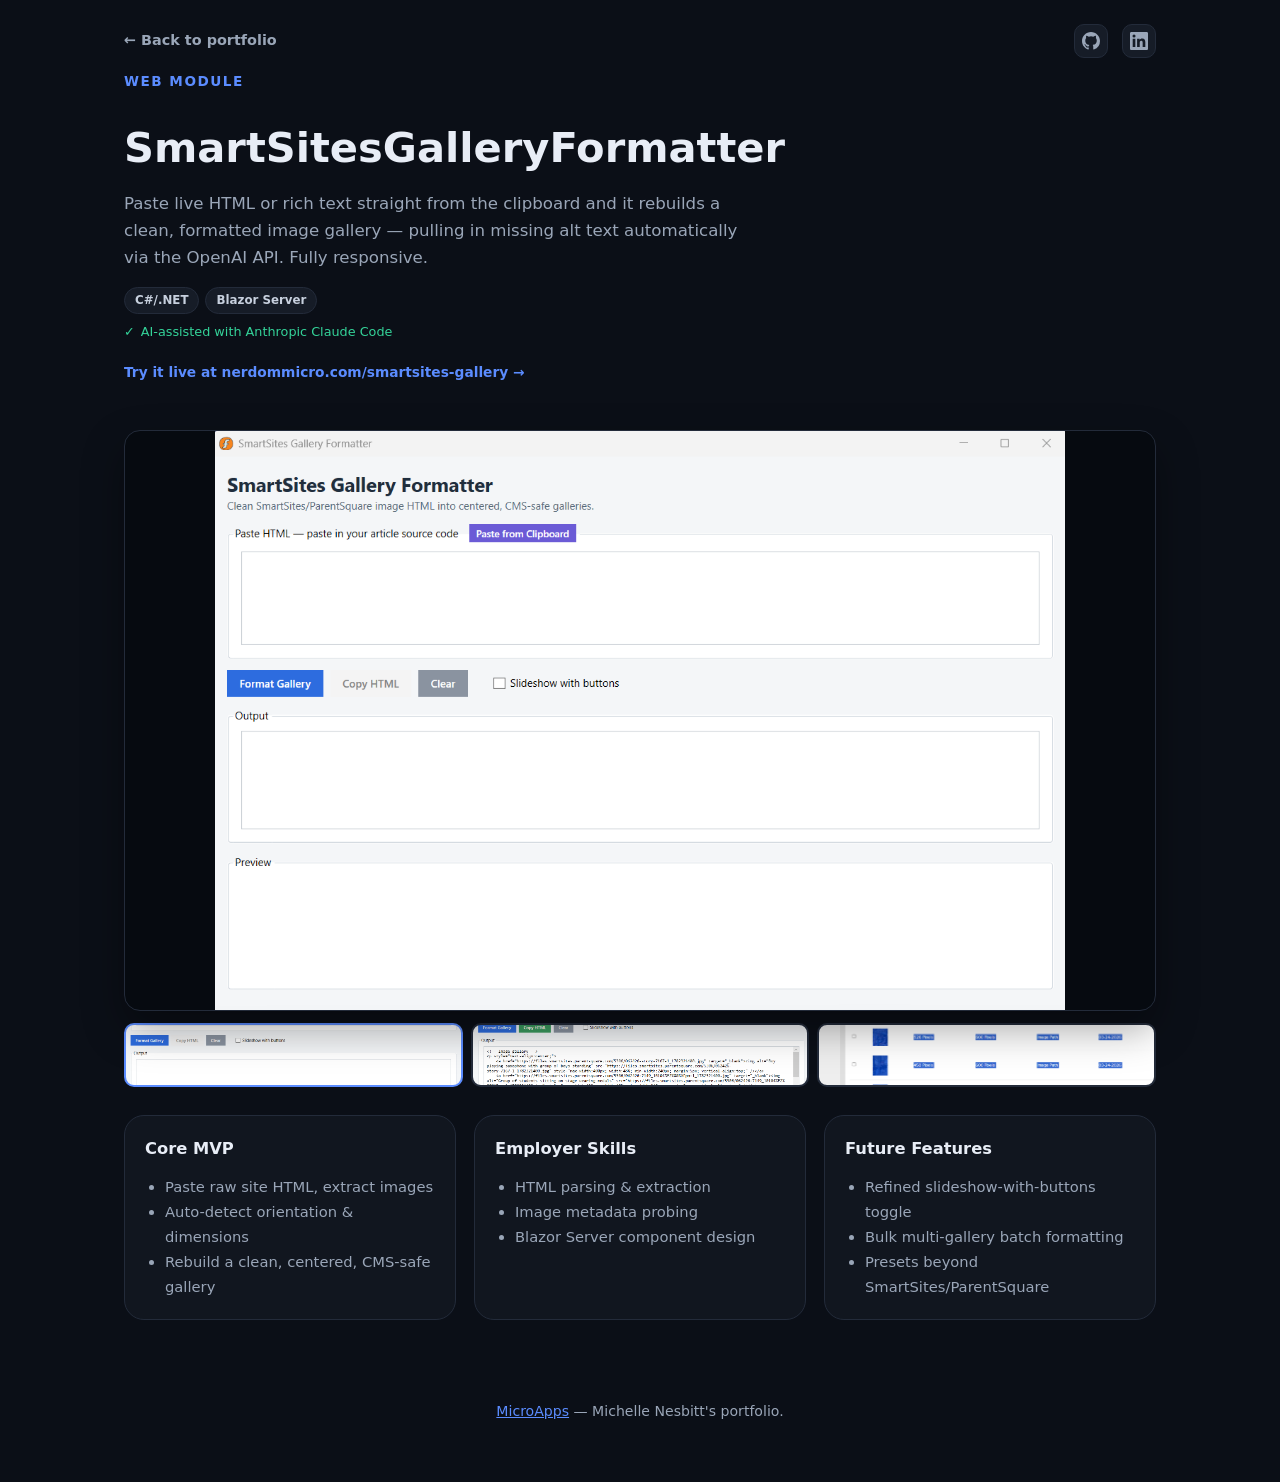
<file: apps/smartsitesgalleryformatter.html>
<!DOCTYPE html>
<html lang="en">
<head>
<meta charset="UTF-8" />
<meta name="viewport" content="width=device-width, initial-scale=1" />
<title>SmartSitesGalleryFormatter — Michelle Nesbitt</title>
<link rel="icon" href="../favicon.svg" type="image/svg+xml" />
<link rel="stylesheet" href="../styles.css?v=3" />
</head>
<body>
<main id="main" style="padding-bottom:40px;">
  <div class="detail-topbar">
    <a class="back-link" href="../index.html#work">← Back to portfolio</a>
    <div class="social-links">
      <a href="https://github.com/m1sh3ll" target="_blank" rel="noopener" aria-label="GitHub"><svg viewBox="0 0 16 16"><path d="M8 0C3.58 0 0 3.58 0 8c0 3.54 2.29 6.53 5.47 7.59.4.07.55-.17.55-.38 0-.19-.01-.82-.01-1.49-2.01.37-2.53-.49-2.69-.94-.09-.23-.48-.94-.82-1.13-.28-.15-.68-.52-.01-.53.63-.01 1.08.58 1.23.82.72 1.21 1.87.87 2.33.66.07-.52.28-.87.51-1.07-1.78-.2-3.64-.89-3.64-3.95 0-.87.31-1.59.82-2.15-.08-.2-.36-1.02.08-2.12 0 0 .67-.21 2.2.82a7.6 7.6 0 0 1 4 0c1.53-1.04 2.2-.82 2.2-.82.44 1.1.16 1.92.08 2.12.51.56.82 1.27.82 2.15 0 3.07-1.87 3.75-3.65 3.95.29.25.54.73.54 1.48 0 1.07-.01 1.93-.01 2.2 0 .21.15.46.55.38A8.01 8.01 0 0 0 16 8c0-4.42-3.58-8-8-8Z"/></svg></a>
      <a href="https://www.linkedin.com/in/m1sh3ll3/" target="_blank" rel="noopener" aria-label="LinkedIn"><svg viewBox="0 0 16 16"><path d="M14.82 0H1.18C.53 0 0 .53 0 1.18v13.64C0 15.47.53 16 1.18 16h13.64c.65 0 1.18-.53 1.18-1.18V1.18C16 .53 15.47 0 14.82 0ZM4.75 13.4H2.4V6h2.35v7.4ZM3.58 4.98a1.36 1.36 0 1 1 0-2.72 1.36 1.36 0 0 1 0 2.72ZM13.6 13.4h-2.35V9.8c0-.86-.02-1.96-1.2-1.96-1.2 0-1.39.94-1.39 1.9v3.66H6.31V6h2.26v1.01h.03c.31-.59 1.08-1.21 2.22-1.21 2.37 0 2.81 1.56 2.81 3.59v3.99Z"/></svg></a>
    </div>
  </div>
  <section class="detail-hero">
    <span class="hero-eyebrow">Web Module</span>
    <h1>SmartSitesGalleryFormatter</h1>
    <p class="lead">Paste live HTML or rich text straight from the clipboard and it rebuilds a clean, formatted image gallery — pulling in missing alt text automatically via the OpenAI API. Fully responsive.</p>
    <div class="card-badges">
      <span class="card-badge">C#/.NET</span><span class="card-badge">Blazor Server</span>
    </div>
    <p class="ai-note">AI-assisted with Anthropic Claude Code</p>
    <p><a class="card-link" href="https://nerdommicro.com/smartsites-gallery" target="_blank" rel="noopener">Try it live at nerdommicro.com/smartsites-gallery →</a></p>
  </section>

  <div class="detail-slideshow" data-slideshow="detail">
    <img id="detailSlide1" class="active" src="../images/SmartSitesGalleryFormatter-Screenshot1.png" alt="SmartSitesGalleryFormatter tool" />
    <img id="detailSlide2" src="../images/SmartSitesGalleryFormatter-Screenshot2.png" alt="SmartSitesGalleryFormatter in use" />
    <img id="detailSlide3" src="../images/SmartSitesGalleryFormatter-Screenshot3.png" alt="SmartSitesGalleryFormatter output" />
  </div>
  <div class="detail-thumbs" data-thumbs="detail">
    <button type="button" class="active" data-slide="detailSlide1" style="background-image:url('../images/SmartSitesGalleryFormatter-Screenshot1.png')" aria-label="Show screenshot 1"></button>
    <button type="button" data-slide="detailSlide2" style="background-image:url('../images/SmartSitesGalleryFormatter-Screenshot2.png')" aria-label="Show screenshot 2"></button>
    <button type="button" data-slide="detailSlide3" style="background-image:url('../images/SmartSitesGalleryFormatter-Screenshot3.png')" aria-label="Show screenshot 3"></button>
  </div>

  <div class="sections">
    <div class="section-card">
      <h3>Core MVP</h3>
      <ul>
        <li>Paste raw site HTML, extract images</li>
        <li>Auto-detect orientation &amp; dimensions</li>
        <li>Rebuild a clean, centered, CMS-safe gallery</li>
      </ul>
    </div>
    <div class="section-card">
      <h3>Employer Skills</h3>
      <ul>
        <li>HTML parsing &amp; extraction</li>
        <li>Image metadata probing</li>
        <li>Blazor Server component design</li>
      </ul>
    </div>
    <div class="section-card">
      <h3>Future Features</h3>
      <ul>
        <li>Refined slideshow-with-buttons toggle</li>
        <li>Bulk multi-gallery batch formatting</li>
        <li>Presets beyond SmartSites/ParentSquare</li>
      </ul>
    </div>
  </div>
</main>
<footer><a href="https://m1sh3ll.github.io/" target="_blank" rel="noopener">MicroApps</a> — Michelle Nesbitt's portfolio.</footer>
<script src="../script.js?v=3"></script>
</body>
</html>
</file>
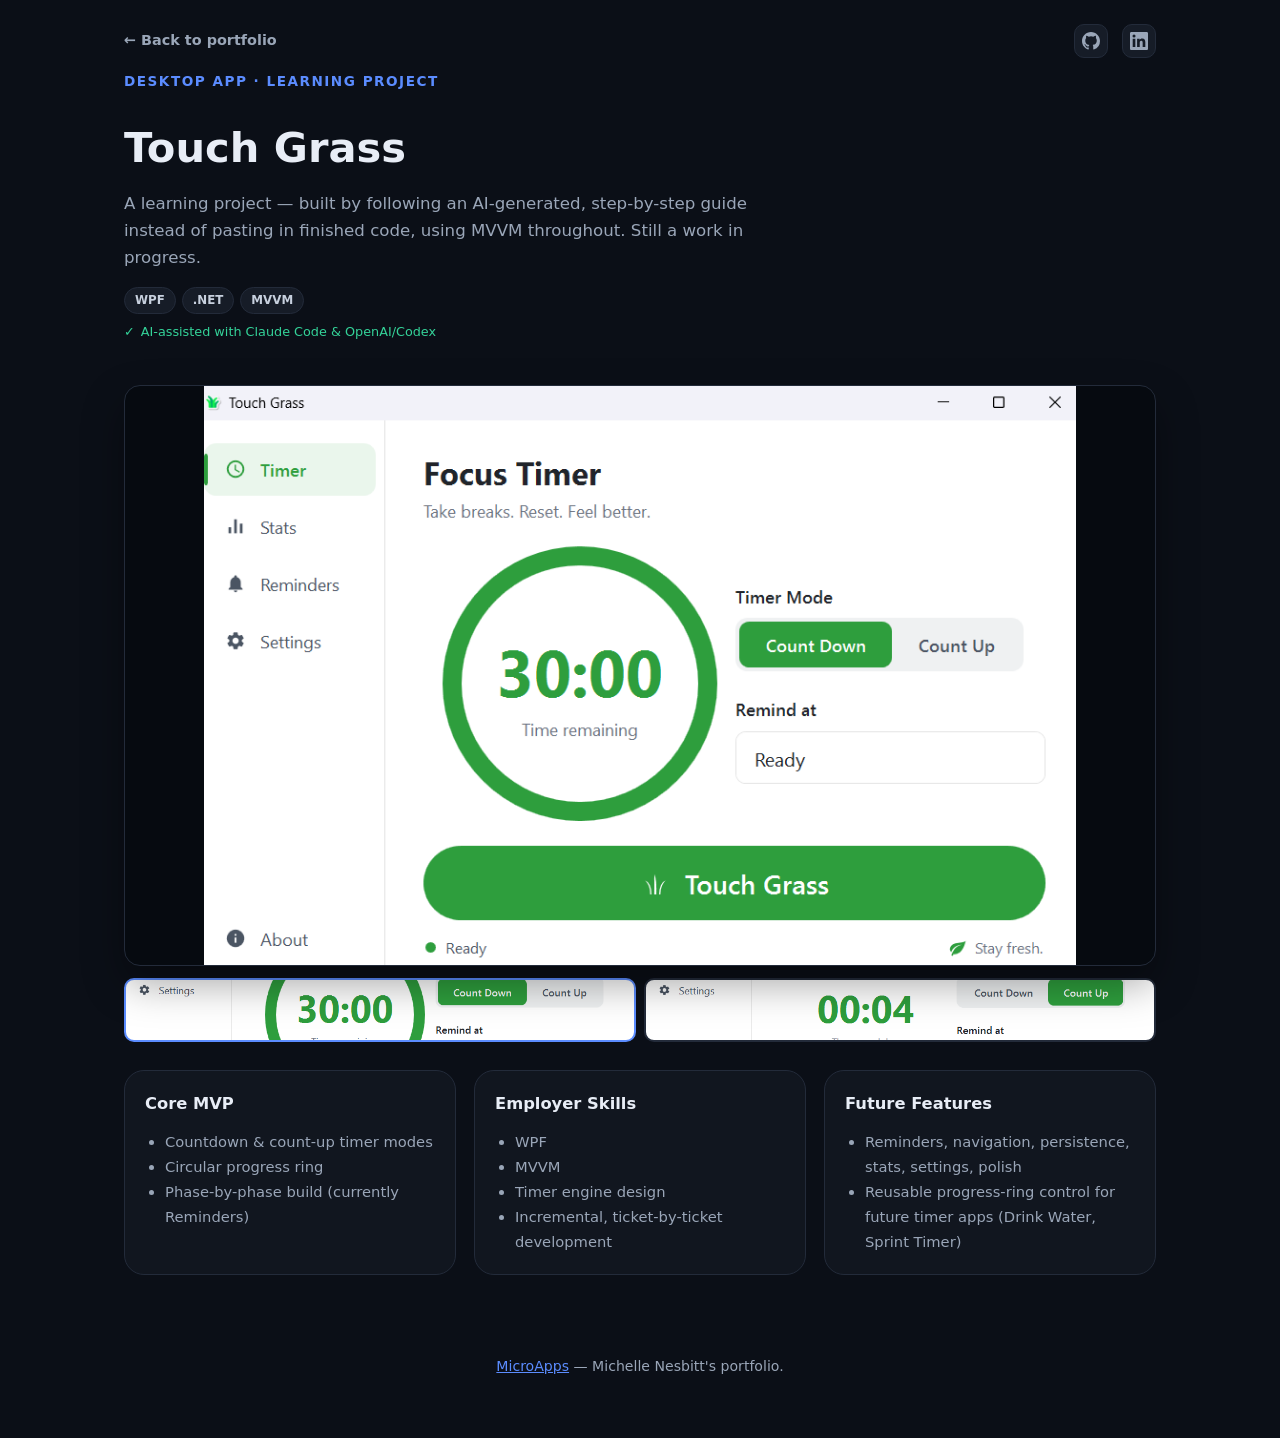
<file: apps/touchgrass.html>
<!DOCTYPE html>
<html lang="en">
<head>
<meta charset="UTF-8" />
<meta name="viewport" content="width=device-width, initial-scale=1" />
<title>Touch Grass — Michelle Nesbitt</title>
<link rel="icon" href="../favicon.svg" type="image/svg+xml" />
<link rel="stylesheet" href="../styles.css?v=3" />
</head>
<body>
<main id="main" style="padding-bottom:40px;">
  <div class="detail-topbar">
    <a class="back-link" href="../index.html#work">← Back to portfolio</a>
    <div class="social-links">
      <a href="https://github.com/m1sh3ll" target="_blank" rel="noopener" aria-label="GitHub"><svg viewBox="0 0 16 16"><path d="M8 0C3.58 0 0 3.58 0 8c0 3.54 2.29 6.53 5.47 7.59.4.07.55-.17.55-.38 0-.19-.01-.82-.01-1.49-2.01.37-2.53-.49-2.69-.94-.09-.23-.48-.94-.82-1.13-.28-.15-.68-.52-.01-.53.63-.01 1.08.58 1.23.82.72 1.21 1.87.87 2.33.66.07-.52.28-.87.51-1.07-1.78-.2-3.64-.89-3.64-3.95 0-.87.31-1.59.82-2.15-.08-.2-.36-1.02.08-2.12 0 0 .67-.21 2.2.82a7.6 7.6 0 0 1 4 0c1.53-1.04 2.2-.82 2.2-.82.44 1.1.16 1.92.08 2.12.51.56.82 1.27.82 2.15 0 3.07-1.87 3.75-3.65 3.95.29.25.54.73.54 1.48 0 1.07-.01 1.93-.01 2.2 0 .21.15.46.55.38A8.01 8.01 0 0 0 16 8c0-4.42-3.58-8-8-8Z"/></svg></a>
      <a href="https://www.linkedin.com/in/m1sh3ll3/" target="_blank" rel="noopener" aria-label="LinkedIn"><svg viewBox="0 0 16 16"><path d="M14.82 0H1.18C.53 0 0 .53 0 1.18v13.64C0 15.47.53 16 1.18 16h13.64c.65 0 1.18-.53 1.18-1.18V1.18C16 .53 15.47 0 14.82 0ZM4.75 13.4H2.4V6h2.35v7.4ZM3.58 4.98a1.36 1.36 0 1 1 0-2.72 1.36 1.36 0 0 1 0 2.72ZM13.6 13.4h-2.35V9.8c0-.86-.02-1.96-1.2-1.96-1.2 0-1.39.94-1.39 1.9v3.66H6.31V6h2.26v1.01h.03c.31-.59 1.08-1.21 2.22-1.21 2.37 0 2.81 1.56 2.81 3.59v3.99Z"/></svg></a>
    </div>
  </div>
  <section class="detail-hero">
    <span class="hero-eyebrow">Desktop App · Learning Project</span>
    <h1>Touch Grass</h1>
    <p class="lead">A learning project — built by following an AI-generated, step-by-step guide instead of pasting in finished code, using MVVM throughout. Still a work in progress.</p>
    <div class="card-badges">
      <span class="card-badge">WPF</span><span class="card-badge">.NET</span><span class="card-badge">MVVM</span>
    </div>
    <p class="ai-note">AI-assisted with Claude Code &amp; OpenAI/Codex</p>
  </section>

  <div class="detail-slideshow" data-slideshow="detail">
    <img id="detailSlide1" class="active" src="../images/TouchGrass-Screenshot1.png" alt="Touch Grass main screen" />
    <img id="detailSlide2" src="../images/TouchGrass-Screenshot2.png" alt="Touch Grass in use" />
  </div>
  <div class="detail-thumbs" data-thumbs="detail">
    <button type="button" class="active" data-slide="detailSlide1" style="background-image:url('../images/TouchGrass-Screenshot1.png')" aria-label="Show screenshot 1"></button>
    <button type="button" data-slide="detailSlide2" style="background-image:url('../images/TouchGrass-Screenshot2.png')" aria-label="Show screenshot 2"></button>
  </div>

  <div class="sections">
    <div class="section-card">
      <h3>Core MVP</h3>
      <ul>
        <li>Countdown &amp; count-up timer modes</li>
        <li>Circular progress ring</li>
        <li>Phase-by-phase build (currently Reminders)</li>
      </ul>
    </div>
    <div class="section-card">
      <h3>Employer Skills</h3>
      <ul>
        <li>WPF</li>
        <li>MVVM</li>
        <li>Timer engine design</li>
        <li>Incremental, ticket-by-ticket development</li>
      </ul>
    </div>
    <div class="section-card">
      <h3>Future Features</h3>
      <ul>
        <li>Reminders, navigation, persistence, stats, settings, polish</li>
        <li>Reusable progress-ring control for future timer apps (Drink Water, Sprint Timer)</li>
      </ul>
    </div>
  </div>
</main>
<footer><a href="https://m1sh3ll.github.io/" target="_blank" rel="noopener">MicroApps</a> — Michelle Nesbitt's portfolio.</footer>
<script src="../script.js?v=3"></script>
</body>
</html>
</file>
<file: styles.css>
:root {
  --bg: #0b0f17;
  --paper: #11161f;
  --paper-soft: #161c27;
  --ink: #e8edf6;
  --muted: #9aa6b8;
  --line: #232b3a;
  --accent: #5b8cff;
  --accent-soft: rgba(91, 140, 255, 0.12);
  --accent-line: rgba(91, 140, 255, 0.35);
  --success: #34d399;
  --warning: #f59e0b;
  --shadow: 0 18px 40px rgba(0,0,0,0.35);
  --radius: 16px;
}

* { box-sizing: border-box; }
html { scroll-behavior: smooth; }
body {
  margin: 0;
  background: var(--bg);
  color: var(--ink);
  font-family: "Segoe UI", system-ui, Arial, sans-serif;
  line-height: 1.6;
}

a { color: var(--accent); }

.skip-link {
  position: absolute; left: -999px; top: 0;
  background: var(--accent); color: #fff; padding: 10px 16px; border-radius: 8px; z-index: 100;
}
.skip-link:focus { left: 12px; top: 12px; }

:focus-visible { outline: 2px solid var(--accent); outline-offset: 3px; }

/* ---------- Nav ---------- */
header.nav {
  position: sticky; top: 0; z-index: 20;
  background: rgba(11, 15, 23, 0.85);
  backdrop-filter: blur(10px);
  border-bottom: 1px solid var(--line);
}
.nav-inner {
  max-width: 1080px; margin: 0 auto;
  display: flex; align-items: center; justify-content: space-between;
  padding: 14px 24px;
}
.nav-logo { display: inline-flex; align-items: center; gap: 8px; font-weight: 800; color: var(--ink); text-decoration: none; letter-spacing: 0.5px; }
.nav-logo span { color: var(--accent); }
.brand-mark {
  display: inline-flex; align-items: center; justify-content: center;
  width: 30px; height: 30px; border-radius: 9px; background: var(--paper-soft);
  border: 1px solid var(--line); color: var(--accent);
  font-family: Consolas, monospace; font-weight: 800; font-size: 0.95rem;
}
.nav-links { display: flex; gap: 22px; list-style: none; margin: 0; padding: 0; }
.nav-links a { color: var(--muted); text-decoration: none; font-weight: 600; font-size: 0.92rem; }
.nav-links a:hover { color: var(--ink); }
.nav-cta {
  background: var(--accent); color: #fff; padding: 8px 16px; border-radius: 999px;
  font-weight: 700; font-size: 0.88rem; text-decoration: none;
}
.nav-toggle { display: none; }

.social-links { display: flex; align-items: center; gap: 14px; }
.social-links a {
  display: inline-flex; align-items: center; justify-content: center;
  width: 34px; height: 34px; border-radius: 10px;
  color: var(--muted); border: 1px solid var(--line); background: var(--paper-soft, var(--paper));
  transition: color 0.15s ease, border-color 0.15s ease;
}
.social-links a:hover { color: var(--accent); border-color: var(--accent-line); }
.social-links svg { width: 18px; height: 18px; fill: currentColor; }

.detail-topbar { display: flex; align-items: center; justify-content: space-between; margin: 24px 0 0; }
.detail-topbar .back-link { margin: 0; }

/* ---------- Hero ---------- */
main { max-width: 1080px; margin: 0 auto; padding: 0 24px; }

.hero {
  padding: 90px 0 70px;
  display: grid;
  grid-template-columns: 1.3fr 1fr;
  gap: 40px;
  align-items: center;
}
.hero-eyebrow {
  display: inline-block; color: var(--accent); font-weight: 700; font-size: 0.85rem;
  letter-spacing: 1.5px; text-transform: uppercase; margin-bottom: 14px;
}
.hero h1 { font-size: clamp(2.2rem, 5vw, 3.4rem); margin: 0 0 14px; line-height: 1.1; }
.hero h1 .accent { color: var(--accent); }
.hero p.lead { color: var(--muted); font-size: 1.08rem; max-width: 520px; margin: 0 0 26px; }
.hero-actions { display: flex; gap: 12px; flex-wrap: wrap; }
.btn {
  display: inline-flex; align-items: center; gap: 8px;
  padding: 11px 20px; border-radius: 10px; font-weight: 700; font-size: 0.92rem;
  text-decoration: none; border: 1px solid transparent;
}
.btn-primary { background: var(--accent); color: #fff; }
.btn-primary:hover { background: #4877e6; }
.btn-secondary { background: transparent; color: var(--ink); border-color: var(--line); }
.btn-secondary:hover { border-color: var(--accent); color: var(--accent); }

.hero-card {
  background: var(--paper); border: 1px solid var(--line); border-radius: var(--radius);
  padding: 22px; box-shadow: var(--shadow);
}
.hero-card dl { margin: 0; display: grid; gap: 14px; }
.hero-card dt { font-size: 0.78rem; color: var(--muted); text-transform: uppercase; letter-spacing: 0.6px; margin-bottom: 2px; }
.hero-card dd { margin: 0; font-weight: 650; }

/* ---------- Section shell ---------- */
section { padding: 60px 0; border-top: 1px solid var(--line); }
section:first-of-type { border-top: none; }
.section-head { margin-bottom: 28px; }
.section-eyebrow { color: var(--accent); font-weight: 700; font-size: 0.8rem; letter-spacing: 1.2px; text-transform: uppercase; }
.section-head h2 { margin: 6px 0 8px; font-size: 1.7rem; }
.section-head p { color: var(--muted); margin: 0; max-width: 620px; }

/* ---------- About ---------- */
.about-grid { display: grid; grid-template-columns: repeat(2, 1fr); gap: 14px; }
.about-item {
  background: var(--paper); border: 1px solid var(--line); border-radius: 12px; padding: 16px 18px;
}
.about-item strong { display: block; color: var(--ink); margin-bottom: 4px; }
.about-item span { color: var(--muted); font-size: 0.92rem; }

/* ---------- Experience timeline ---------- */
.timeline { display: grid; gap: 18px; }
.job {
  background: var(--paper); border: 1px solid var(--line); border-left: 3px solid var(--accent);
  border-radius: 12px; padding: 18px 22px;
}
.job-head { display: flex; justify-content: space-between; align-items: baseline; gap: 12px; flex-wrap: wrap; }
.job h3 { margin: 0; font-size: 1.08rem; }
.job-period { color: var(--accent); font-size: 0.85rem; font-weight: 700; }
.job-role { color: var(--muted); font-size: 0.92rem; margin: 2px 0 10px; }
.job ul { margin: 0; padding-left: 20px; color: #c7d0de; }
.job li { margin: 4px 0; }

/* ---------- Skills ---------- */
.skill-row { display: flex; flex-wrap: wrap; gap: 10px; }
.skill {
  background: var(--accent-soft); border: 1px solid var(--accent-line); color: var(--accent);
  border-radius: 999px; padding: 7px 16px; font-size: 0.88rem; font-weight: 650;
}

/* ---------- Project grid ---------- */
.project-grid { display: grid; grid-template-columns: repeat(auto-fit, minmax(300px, 1fr)); gap: 22px; }
.card {
  background: var(--paper); border: 1px solid var(--line); border-radius: var(--radius);
  overflow: hidden; display: flex; flex-direction: column;
  transition: transform 0.18s ease, border-color 0.18s ease;
}
.card:hover { transform: translateY(-4px); border-color: var(--accent-line); }
.card-title { padding: 16px 20px 0; }
.card-title h3 { margin: 0; font-size: 1.05rem; color: var(--ink); }
.card-media {
  position: relative; aspect-ratio: 16/10; background: #060a10; overflow: hidden;
  margin-top: 10px;
}
.card-media img {
  position: absolute; inset: 0; width: 100%; height: 100%; object-fit: contain;
  opacity: 0; pointer-events: none; transition: opacity 0.25s ease; cursor: zoom-in;
}
.card-media img.active { opacity: 1; pointer-events: auto; }
.card-thumbs { display: flex; gap: 6px; padding: 8px; background: var(--paper-soft); }
.card-thumbs button {
  flex: 1; height: 30px; border-radius: 6px; border: 2px solid var(--line);
  background-size: cover; background-position: center; cursor: pointer; padding: 0;
}
.card-thumbs button.active, .card-thumbs button:hover { border-color: var(--accent); }
.card-thumbs button:focus-visible { outline: 2px solid var(--accent); outline-offset: 2px; }
.card-body { padding: 18px 20px 20px; flex: 1; display: flex; flex-direction: column; }
.card-body h3 { margin: 0 0 8px; font-size: 1.05rem; }
.card-body p { color: var(--muted); font-size: 0.92rem; margin: 0 0 12px; flex: 1; }
.card-badges { display: flex; flex-wrap: wrap; gap: 6px; margin-bottom: 8px; }
.card-badge { background: var(--paper-soft); border: 1px solid var(--line); color: #c7d0de; border-radius: 999px; padding: 3px 10px; font-size: 0.74rem; font-weight: 600; }
.ai-note { display: flex; align-items: center; gap: 6px; font-size: 0.8rem; color: var(--success); margin-top: 4px; }
.ai-note::before { content: "✓"; font-weight: 800; }

.coming-later { font-size: 0.78rem; color: var(--muted); font-style: italic; margin: 4px 0 0; }
.card-footer { display: flex; justify-content: flex-end; gap: 14px; padding: 0 20px 18px; }
.card-link {
  font-weight: 700; font-size: 0.86rem; text-decoration: none; color: var(--accent);
  display: inline-flex; align-items: center; gap: 4px;
}
.card-link:hover { text-decoration: underline; }

/* ---------- Disclosure / footer ---------- */
.disclosure {
  background: rgba(245, 158, 11, 0.08); border: 1px solid rgba(245, 158, 11, 0.3);
  border-left: 4px solid var(--warning); border-radius: 12px; padding: 16px 20px;
  color: #fbd38d; font-size: 0.88rem;
}
footer { text-align: center; color: var(--muted); padding: 40px 0 60px; font-size: 0.88rem; }

@media (max-width: 860px) {
  .hero { grid-template-columns: 1fr; padding-top: 50px; }
  .about-grid { grid-template-columns: 1fr; }
  .nav-links { display: none; }
}

/* ---------- App detail pages ---------- */
.back-link { display: inline-flex; align-items: center; gap: 6px; font-weight: 700; font-size: 0.9rem; text-decoration: none; color: var(--muted); margin: 32px 0 10px; }
.back-link:hover { color: var(--accent); }

.detail-hero { padding: 10px 0 30px; }
.detail-hero h1 { font-size: clamp(1.8rem, 4vw, 2.6rem); margin: 8px 0 10px; }
.detail-hero p.lead { color: var(--muted); font-size: 1.04rem; max-width: 640px; margin: 0 0 16px; }

.detail-slideshow {
  position: relative; width: 100%; aspect-ratio: 16/9; margin: 0 0 12px;
  border-radius: var(--radius); overflow: hidden; border: 1px solid var(--line);
  box-shadow: var(--shadow); background: #060a10;
}
.detail-slideshow img {
  position: absolute; inset: 0; width: 100%; height: 100%; object-fit: contain;
  opacity: 0; pointer-events: none; transition: opacity 0.25s ease; cursor: zoom-in;
}
.detail-slideshow img.active { opacity: 1; pointer-events: auto; }

/* ---------- Lightbox ---------- */
.lightbox-overlay {
  position: fixed; inset: 0; background: rgba(6, 10, 16, 0.92); z-index: 999;
  display: flex; align-items: center; justify-content: center; padding: 40px;
  cursor: zoom-out; opacity: 0; pointer-events: none; transition: opacity 0.2s ease;
}
.lightbox-overlay.open { opacity: 1; pointer-events: auto; }
.lightbox-overlay img {
  max-width: 100%; max-height: 100%; border-radius: 8px;
  box-shadow: 0 20px 60px rgba(0,0,0,0.5); cursor: default;
}
.lightbox-close {
  position: absolute; top: 20px; right: 24px; background: none; border: none;
  color: #fff; font-size: 2rem; line-height: 1; cursor: pointer; opacity: 0.8;
}
.lightbox-close:hover { opacity: 1; }
.detail-placeholder {
  position: absolute; inset: 0; display: flex; align-items: center; justify-content: center;
  flex-direction: column; gap: 8px; color: var(--muted);
}
.detail-placeholder .icon { font-size: 2.4rem; }
.detail-thumbs { display: flex; gap: 8px; margin-bottom: 28px; }
.detail-thumbs button {
  flex: 1; height: 64px; border-radius: 10px; border: 2px solid var(--line);
  background-size: cover; background-position: center; cursor: pointer; padding: 0; background-color: var(--paper-soft);
}
.detail-thumbs button.active, .detail-thumbs button:hover { border-color: var(--accent); }

.mockup-frame {
  background: #dbe4f0; border-radius: 28px; padding: 14px;
  box-shadow: 0 30px 70px rgba(0,0,0,0.45); border: 1px solid #c7d2e3;
  margin-bottom: 28px; overflow: auto;
}
.mockup-frame img { width: 100%; border-radius: 18px; display: block; }

/* ---------- Detail page footer sections (Core MVP / Employer Skills / Future Features) ---------- */
.sections { display: grid; gap: 18px; grid-template-columns: repeat(3, minmax(0, 1fr)); margin-top: 10px; }
.section-card {
  background: var(--paper); border: 1px solid var(--line); border-radius: 20px; padding: 20px;
}
.section-card h3 { margin: 0 0 12px; font-size: 1.02rem; color: var(--ink); }
.section-card ul { color: var(--muted); line-height: 1.7; padding-left: 20px; margin: 0; font-size: 0.92rem; }

@media (max-width: 860px) {
  .sections { grid-template-columns: 1fr; }
}
</file>
